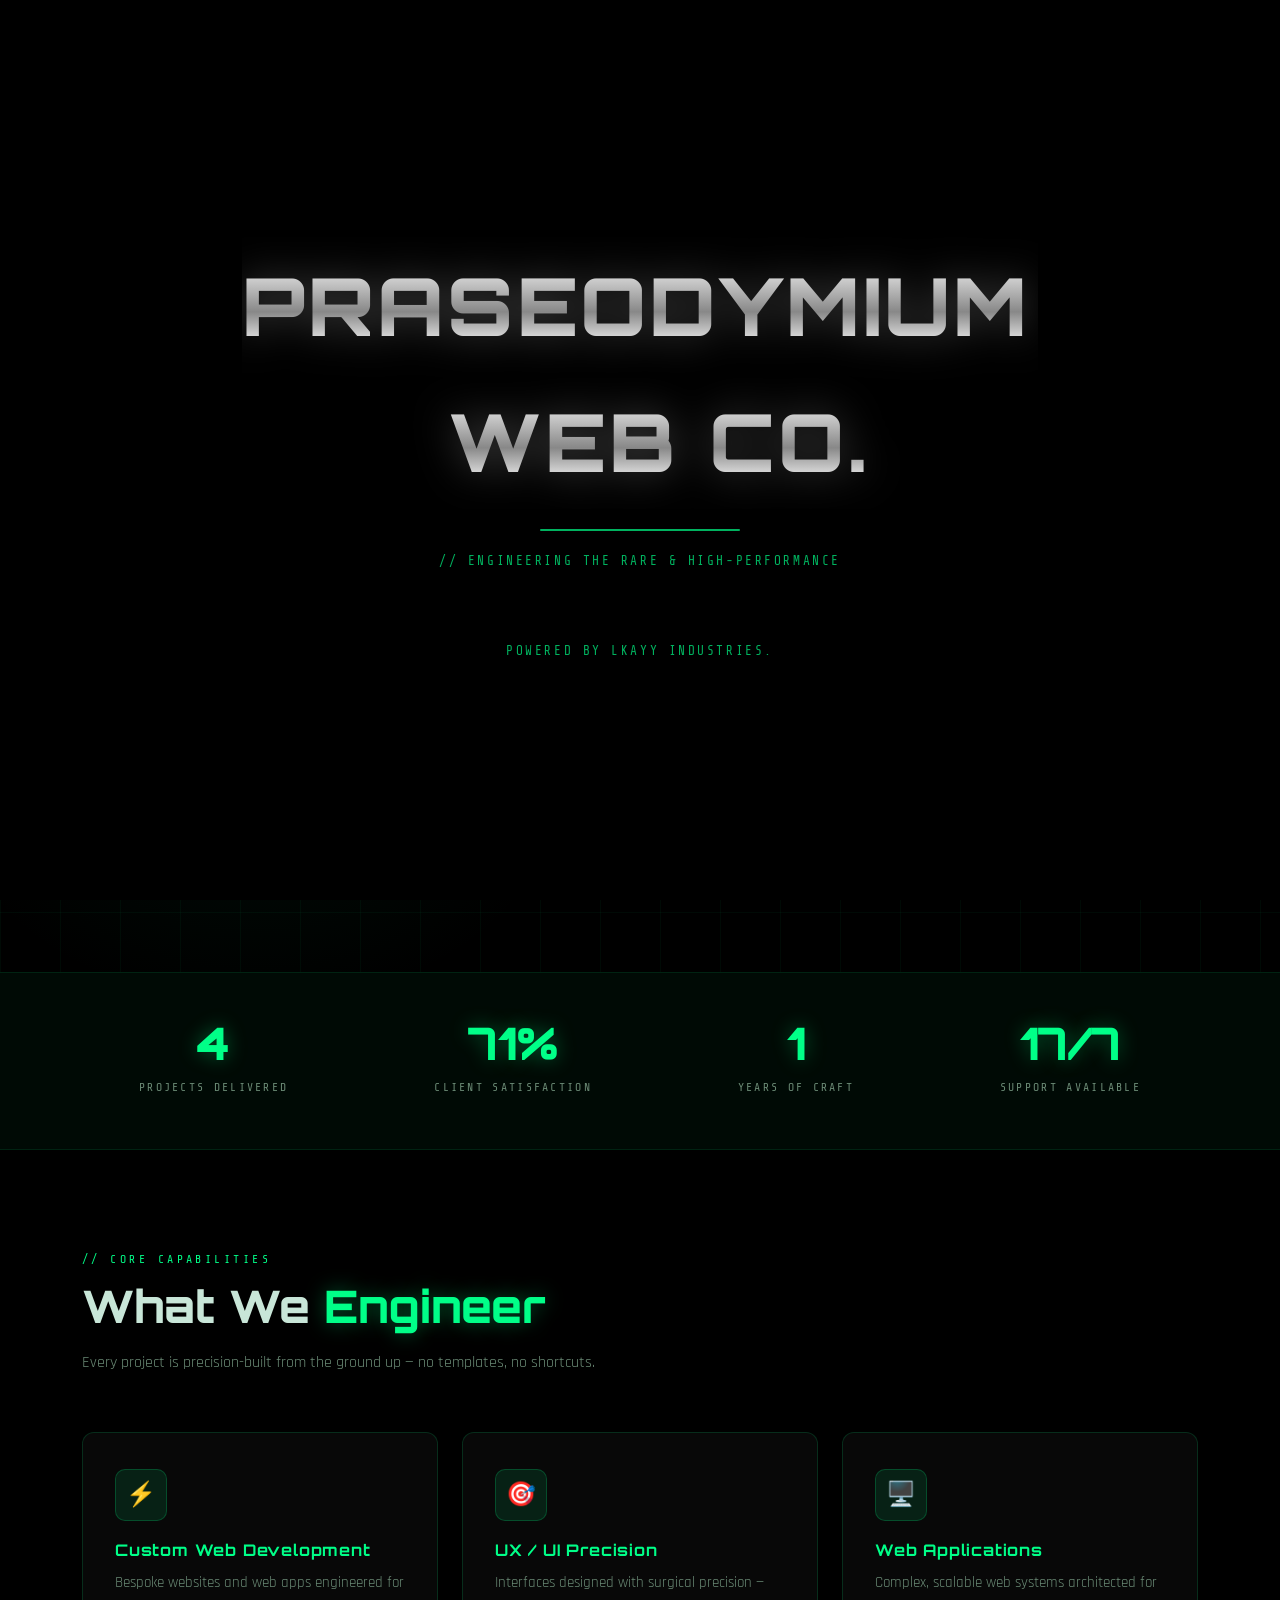
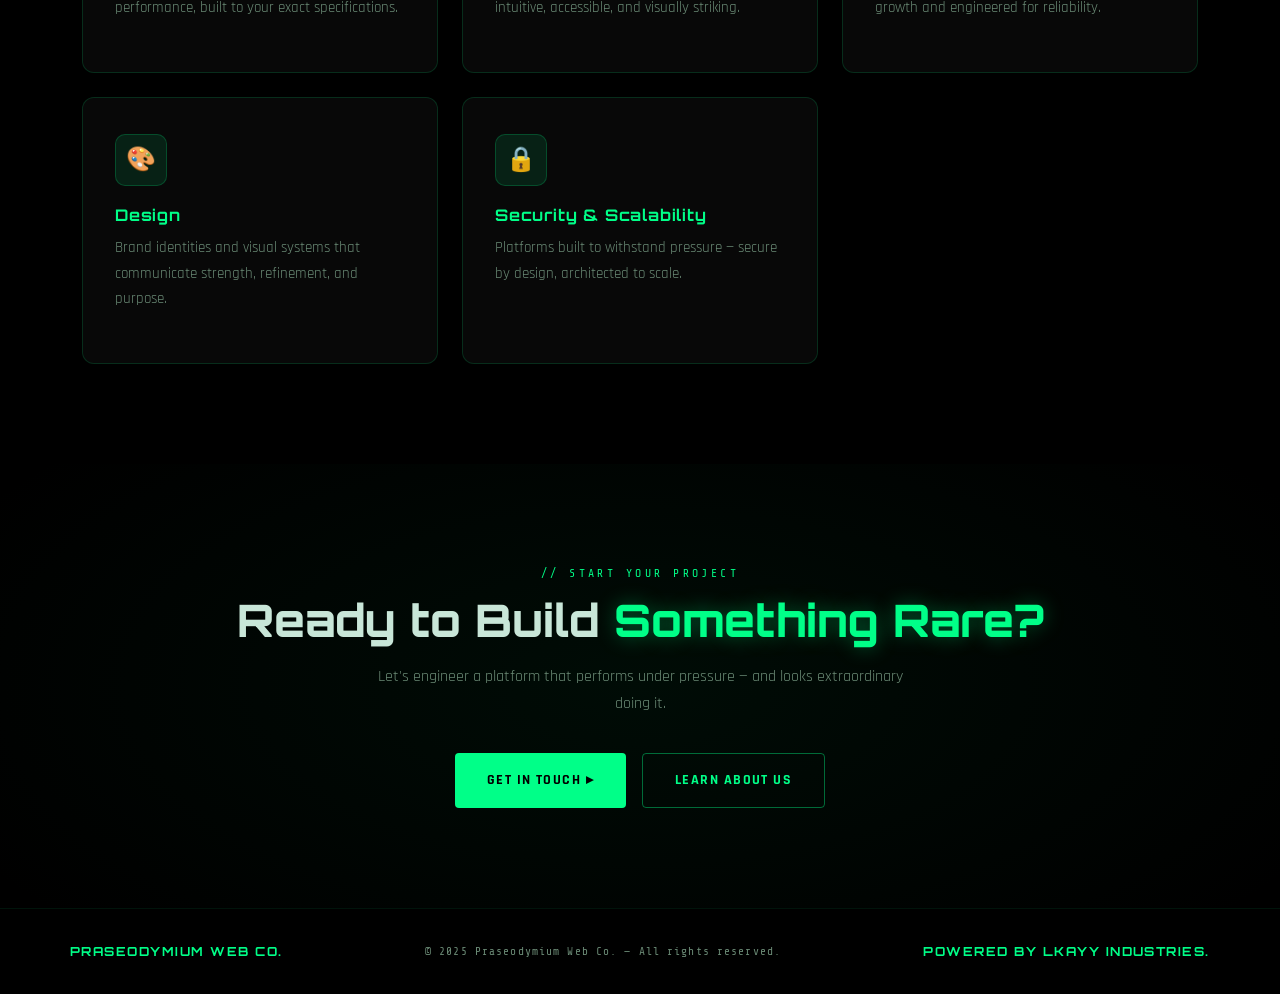
<file: index.html>
<!DOCTYPE html>
<html lang="en">
<head>
  <meta charset="UTF-8">
  <meta name="viewport" content="width=device-width, initial-scale=1">
  <link href="https://cdn.jsdelivr.net/npm/bootstrap@5.3.3/dist/css/bootstrap.min.css" rel="stylesheet">
  <title>Praseodymium Web Co.</title>
  <link rel="stylesheet" href="css/style.css">
</head>
<body>

<!-- ============================================================
     INTRO DOOR
     ============================================================ -->
<div id="intro-screen">
  <div class="intro-door" id="intro-door">
    <div class="door-left">Praseodymium</div>
    <div class="door-right">&nbsp;Web Co.</div>
  </div>
  <div class="intro-bar"><div class="intro-bar-fill"></div></div>
  <div class="intro-tagline">// Engineering the rare &amp; high-performance</div><br>
   <div class="intro-tagline">POWERED BY LKAYY INDUSTRIES.</div>
</div>

<!-- ============================================================
     NAVBAR
     ============================================================ -->
<nav class="navbar">
  <a class="nav-logo" href="index.html">
    <img src="assets/logo.png" alt="Praseodymium Web Co. Logo">
    <div class="nav-logo-text">
      Praseodymium
      <span>Web Co.</span>
    </div>
  </a>
  <button class="nav-toggle" aria-label="Toggle menu">
    <span></span><span></span><span></span>
  </button>
  <ul class="nav-links">
    <li><a href="index.html">Home</a></li>
    <li><a href="about.html">About</a></li>
    <li><a href="services.html">Services</a></li>
    <li><a href="portfolio.html">Portfolio</a></li>
    <li><a href="contact.html" class="nav-cta">Contact</a></li>
  </ul>
</nav>

<!-- ============================================================
     HERO
     ============================================================ -->
<div class="page-content">
  <section class="hero">
    <div class="hero-bg"></div>
    <div class="hero-grid"></div>

    <div class="hero-content">
      <div class="hero-label">// Digital Engineering Studio</div>
      <h1>
        <span class="line-green">We Build</span><br>
        <span class="line-blue" data-typing="Precision Systems.|Web Applications.|Digital Platforms.|Scalable Solutions.">Precision Systems.</span><br>
        Not Websites.
      </h1>
      <p class="hero-desc">
        Praseodymium Web Co. engineers rare, high-performance digital experiences—
        optimised for speed, scalability, security, and long-term growth.
      </p>
      <div class="hero-btns">
        <a href="services.html" class="btn-primary">Our Services ▸</a>
        <a href="portfolio.html" class="btn-outline">View Portfolio</a>
      </div>
    </div>

    <div class="hero-visual">
      <div class="hero-orb"></div>
    </div>
  </section>

  <!-- ── STAT STRIP ── -->
  <div class="stat-strip">
    <div class="container">
      <div class="stat-item">
        <span class="stat-num" data-target="6"></span>
        <span class="stat-label">Projects Delivered</span>
      </div>
      <div class="stat-item">
        <span class="stat-num" data-target="100" data-suffix="%">0%</span>
        <span class="stat-label">Client Satisfaction</span>
      </div>
      <div class="stat-item">
        <span class="stat-num" data-target="2">0</span>
        <span class="stat-label">Years of Craft</span>
      </div>
      <div class="stat-item">
        <span class="stat-num" data-target="24" data-suffix="/7">0/7</span>
        <span class="stat-label">Support Available</span>
      </div>
    </div>
  </div>

  <!-- ── WHAT WE DO ── -->
  <section>
    <div class="container">
      <div class="reveal">
        <div class="section-label">// Core Capabilities</div>
        <h2 class="section-title">What We <span class="hl-green">Engineer</span></h2>
        <p class="section-sub">Every project is precision-built from the ground up — no templates, no shortcuts.</p>
      </div>
      <div class="grid-3 reveal-stagger">
        <div class="card">
          <div class="card-icon">⚡</div>
          <h3>Custom Web Development</h3>
          <p>Bespoke websites and web apps engineered for performance, built to your exact specifications.</p>
        </div>
        <div class="card">
          <div class="card-icon">🎯</div>
          <h3>UX / UI Precision</h3>
          <p>Interfaces designed with surgical precision — intuitive, accessible, and visually striking.</p>
        </div>
        <div class="card">
          <div class="card-icon">🖥️</div>
          <h3>Web Applications</h3>
          <p>Complex, scalable web systems architected for growth and engineered for reliability.</p>
        </div>
        <div class="card">
          <div class="card-icon">🎨</div>
          <h3>Design</h3>
          <p>Brand identities and visual systems that communicate strength, refinement, and purpose.</p>
        </div>
        <!--<div class="card">
          <div class="card-icon">🚀</div>
          <h3>Performance Optimisation</h3>
          <p>Speed, Core Web Vitals, and SEO baked in from day one — not bolted on after launch.</p>
        </div> -->
        <div class="card">
          <div class="card-icon">🔒</div>
          <h3>Security & Scalability</h3>
          <p>Platforms built to withstand pressure — secure by design, architected to scale.</p>
        </div>
      </div>
    </div>
  </section>

  <!-- ── CTA ── -->
  <section style="text-align:center; background: radial-gradient(ellipse 60% 80% at 50% 50%, rgba(0,80,40,0.15), transparent);">
    <div class="container reveal">
      <div class="section-label">// Start Your Project</div>
      <h2 class="section-title">Ready to Build <span class="hl-green">Something Rare?</span></h2>
      <p class="section-sub" style="margin:0 auto 36px; text-align:center;">
        Let's engineer a platform that performs under pressure — and looks extraordinary doing it.
      </p>
      <div style="display:flex; gap:16px; justify-content:center; flex-wrap:wrap;">
        <a href="contact.html" class="btn-primary">Get In Touch ▸</a>
        <a href="about.html" class="btn-outline">Learn About Us</a>
      </div>
    </div>
  </section>
</div>

<!-- ============================================================
     FOOTER
     ============================================================ -->
<footer>
  <div class="footer-inner">
    <div class="footer-logo">PRASEODYMIUM WEB CO.</div>
    <div class="footer-copy">© 2025 Praseodymium Web Co. — All rights reserved.</div>
    <div class="footer-logo">POWERED BY LKAYY INDUSTRIES.</div>
  </div>
</footer>

<script src="js/main.js"></script>
</body>
</html>
</file>
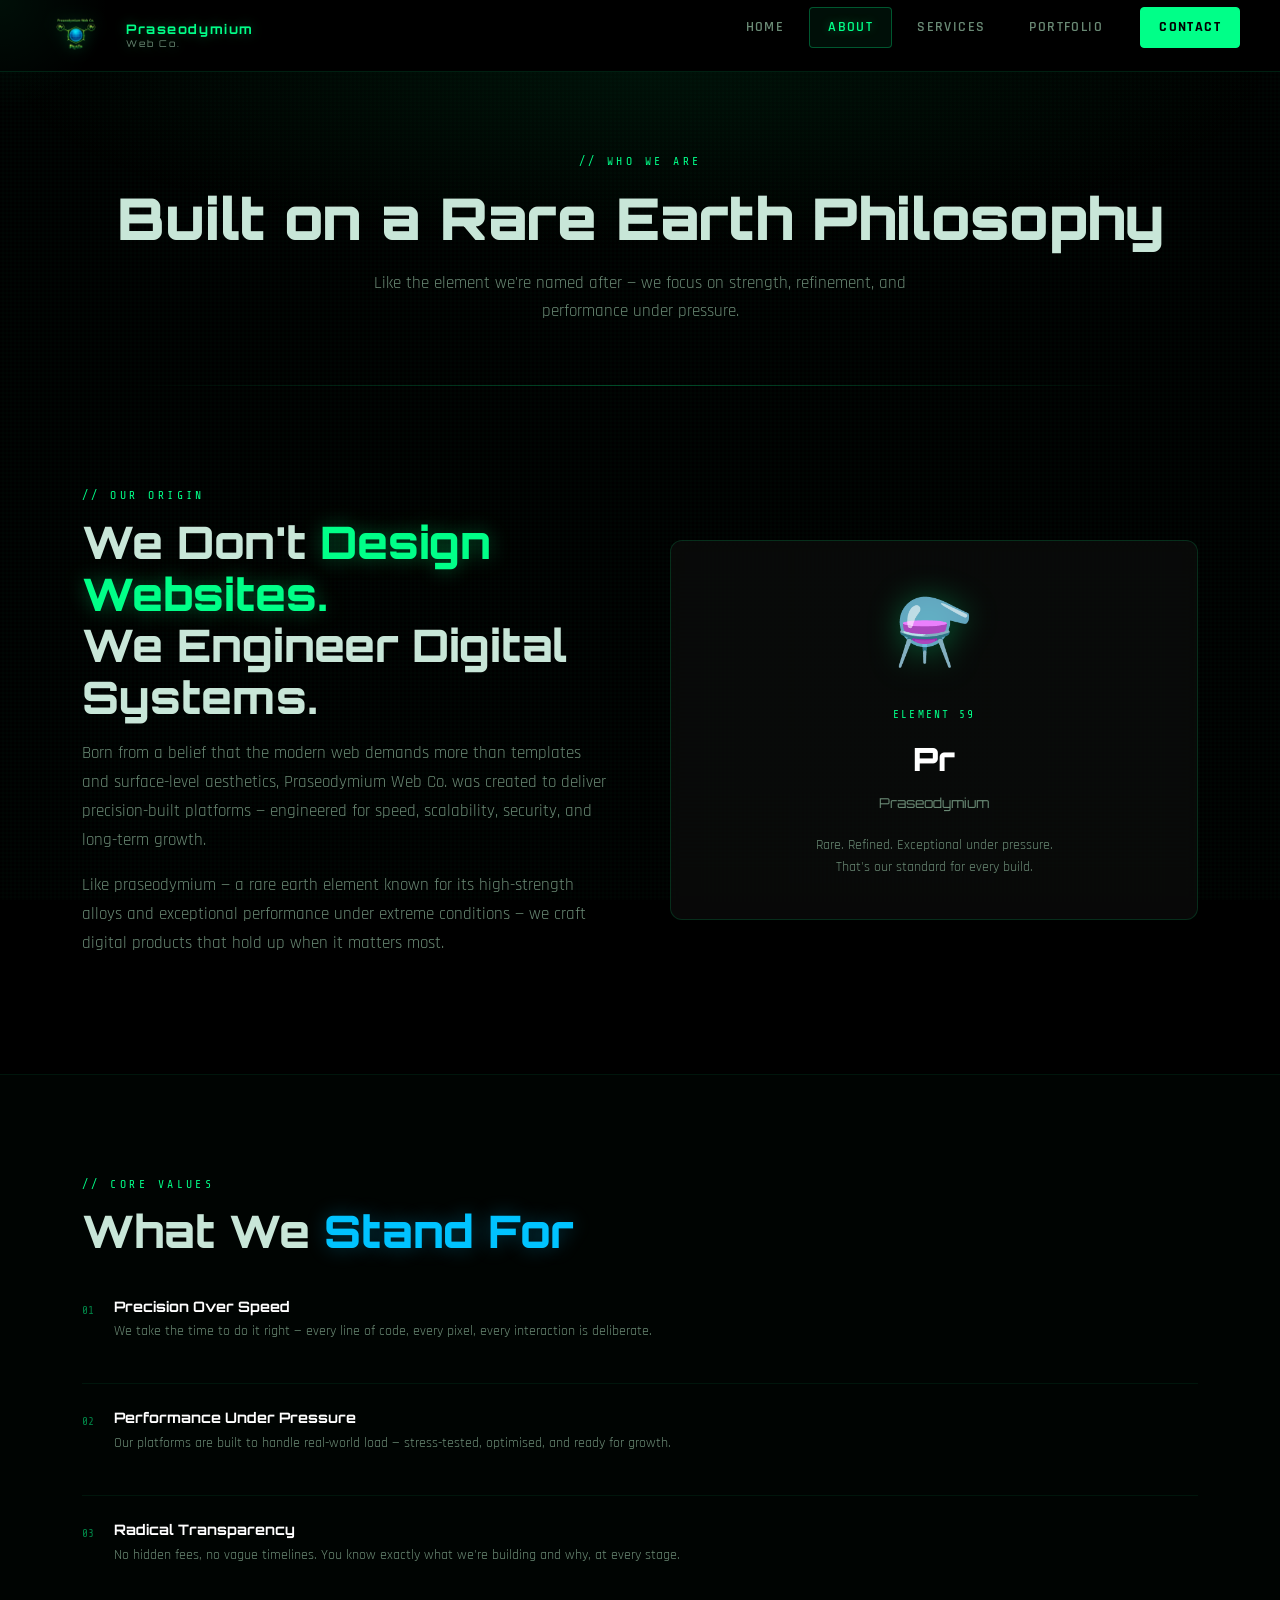
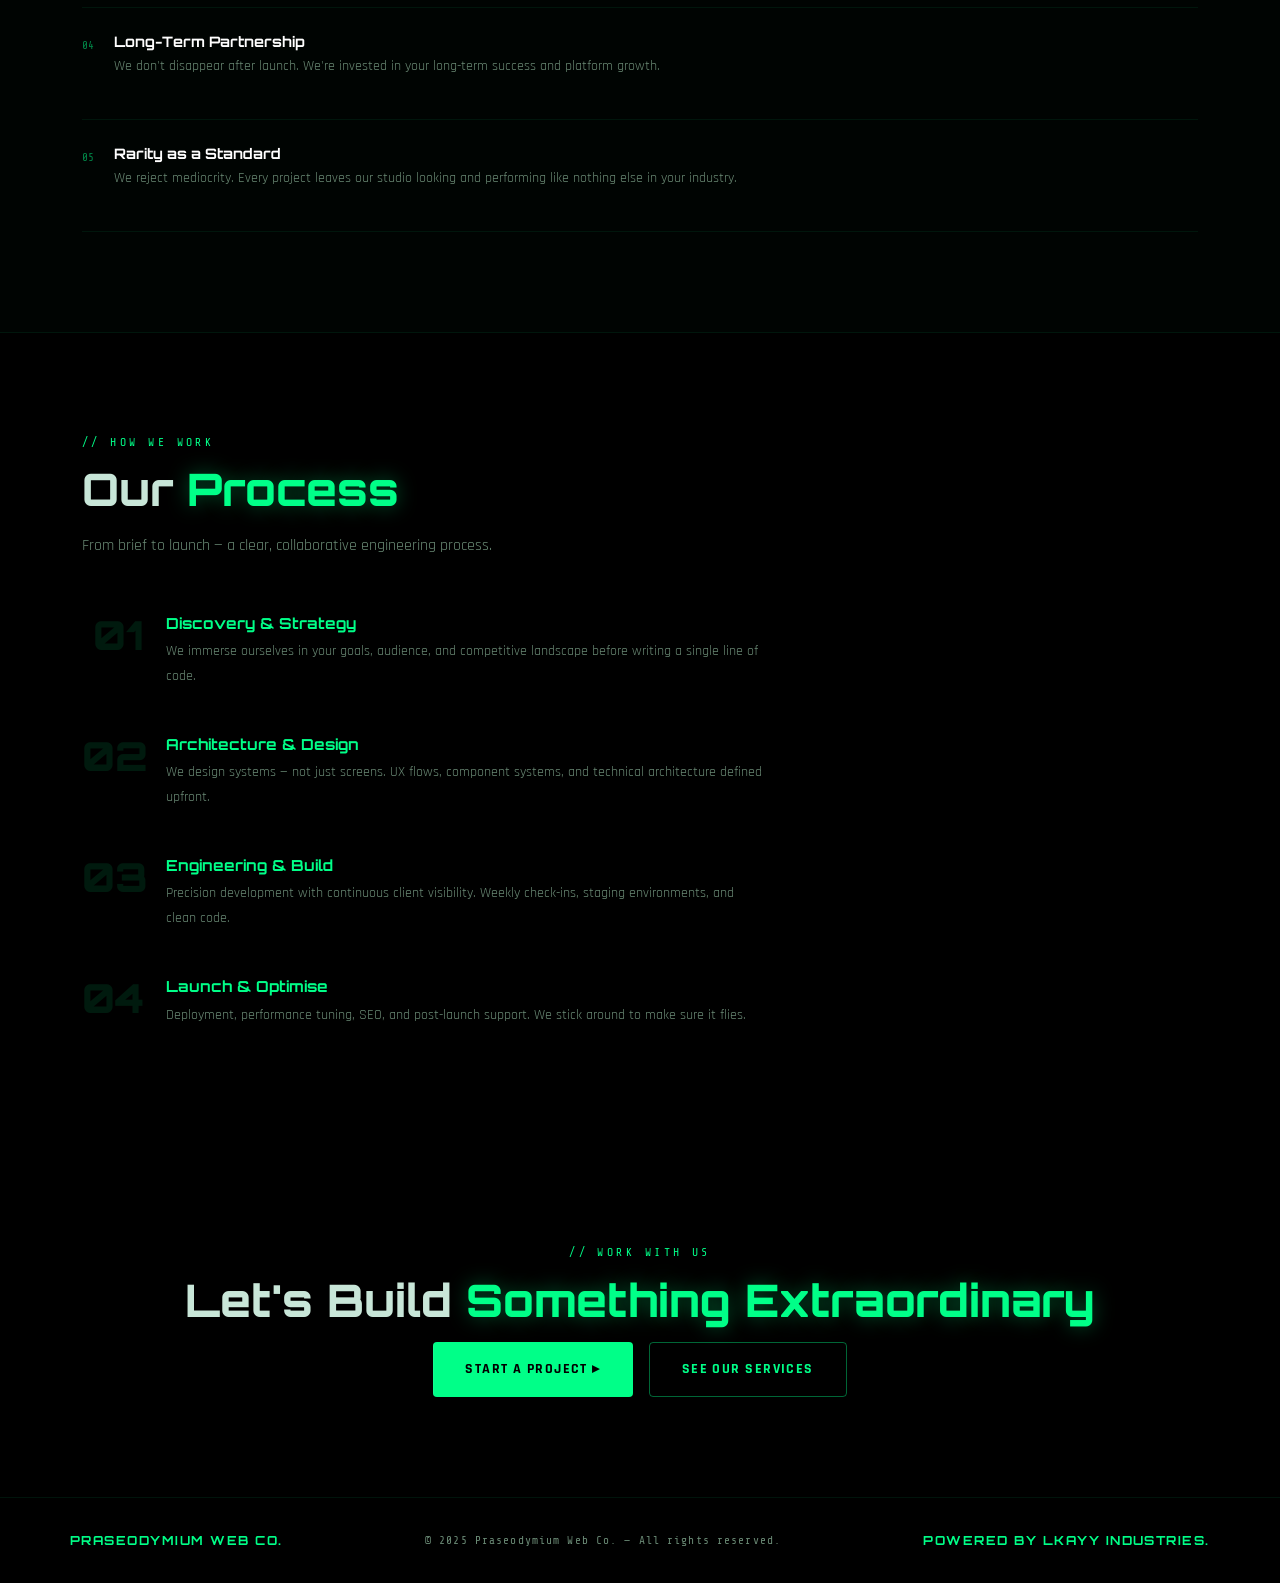
<file: about.html>
<!DOCTYPE html>
<html lang="en">
<head>
  <meta charset="UTF-8">
  <meta name="viewport" content="width=device-width, initial-scale=1">
  <link href="https://cdn.jsdelivr.net/npm/bootstrap@5.3.3/dist/css/bootstrap.min.css" rel="stylesheet">
  <title>About — Praseodymium Web Co.</title>
  <link rel="stylesheet" href="css/style.css">
  
</head>
<body>

<!-- NAVBAR -->
<nav class="navbar">
  <a class="nav-logo" href="index.html">
    <img src="assets/logo.png" alt="Praseodymium Web Co. Logo">
    <div class="nav-logo-text">
      Praseodymium
      <span>Web Co.</span>
    </div>
  </a>
  <button class="nav-toggle" aria-label="Toggle menu">
    <span></span><span></span><span></span>
  </button>
  <ul class="nav-links">
    <li><a href="index.html">Home</a></li>
    <li><a href="about.html">About</a></li>
    <li><a href="services.html">Services</a></li>
    <li><a href="portfolio.html">Portfolio</a></li>
    <li><a href="contact.html" class="nav-cta">Contact</a></li>
  </ul>
</nav>

<div class="page-content">

  <!-- PAGE HERO -->
  <div class="page-hero">
    <div class="section-label">// Who We Are</div>
    <h1>Built on a <span class="hl-green">Rare Earth</span> Philosophy</h1>
    <p>Like the element we're named after — we focus on strength, refinement, and performance under pressure.</p>
  </div>

  <!-- ORIGIN -->
  <section>
    <div class="container">
      <div style="display:grid; grid-template-columns:1fr 1fr; gap:60px; align-items:center;" class="reveal">
        <div>
          <div class="section-label">// Our Origin</div>
          <h2 class="section-title">We Don't <span class="hl-green">Design Websites.</span><br>We Engineer Digital Systems.</h2>
          <p style="color:var(--text-dim); margin-bottom:16px;">
            Born from a belief that the modern web demands more than templates and surface-level aesthetics,
            Praseodymium Web Co. was created to deliver precision-built platforms — engineered for speed,
            scalability, security, and long-term growth.
          </p>
          <p style="color:var(--text-dim);">
            Like praseodymium — a rare earth element known for its high-strength alloys and exceptional
            performance under extreme conditions — we craft digital products that hold up when it matters most.
          </p>
        </div>
        <div>
          <div class="card" style="padding:40px; text-align:center;">
            <div style="font-size:4rem; margin-bottom:16px; filter:drop-shadow(0 0 16px var(--green-glow));">⚗️</div>
            <div style="font-family:var(--font-mono); font-size:0.7rem; color:var(--green); letter-spacing:0.2em; margin-bottom:8px;">ELEMENT 59</div>
            <div style="font-family:var(--font-head); font-size:2rem; font-weight:900; color:#fff; margin-bottom:4px;">Pr</div>
            <div style="font-family:var(--font-head); font-size:0.85rem; color:var(--text-dim);">Praseodymium</div>
            <div style="margin-top:20px; font-size:0.88rem; color:var(--text-dim); line-height:1.6;">
              Rare. Refined. Exceptional under pressure.<br>
              That's our standard for every build.
            </div>
          </div>
        </div>
      </div>
    </div>
  </section>

  <!-- VALUES -->
  <section style="background: rgba(0,255,136,0.015); border-top:1px solid rgba(0,255,136,0.07); border-bottom:1px solid rgba(0,255,136,0.07);">
    <div class="container">
      <div class="reveal">
        <div class="section-label">// Core Values</div>
        <h2 class="section-title">What We <span class="hl-blue">Stand For</span></h2>
      </div>
      <div class="values-list reveal">
        <div class="value-row">
          <span class="value-num">01</span>
          <div>
            <h4>Precision Over Speed</h4>
            <p>We take the time to do it right — every line of code, every pixel, every interaction is deliberate.</p>
          </div>
        </div>
        <div class="value-row">
          <span class="value-num">02</span>
          <div>
            <h4>Performance Under Pressure</h4>
            <p>Our platforms are built to handle real-world load — stress-tested, optimised, and ready for growth.</p>
          </div>
        </div>
        <div class="value-row">
          <span class="value-num">03</span>
          <div>
            <h4>Radical Transparency</h4>
            <p>No hidden fees, no vague timelines. You know exactly what we're building and why, at every stage.</p>
          </div>
        </div>
        <div class="value-row">
          <span class="value-num">04</span>
          <div>
            <h4>Long-Term Partnership</h4>
            <p>We don't disappear after launch. We're invested in your long-term success and platform growth.</p>
          </div>
        </div>
        <div class="value-row">
          <span class="value-num">05</span>
          <div>
            <h4>Rarity as a Standard</h4>
            <p>We reject mediocrity. Every project leaves our studio looking and performing like nothing else in your industry.</p>
          </div>
        </div>
      </div>
    </div>
  </section>

  <!-- PROCESS -->
  <section>
    <div class="container">
      <div class="reveal">
        <div class="section-label">// How We Work</div>
        <h2 class="section-title">Our <span class="hl-green">Process</span></h2>
        <p class="section-sub">From brief to launch — a clear, collaborative engineering process.</p>
      </div>
      <div style="display:flex; flex-direction:column; gap:32px; max-width:680px;" class="reveal">
        <div class="process-step">
          <div class="step-num">01</div>
          <div class="step-content">
            <h4>Discovery &amp; Strategy</h4>
            <p>We immerse ourselves in your goals, audience, and competitive landscape before writing a single line of code.</p>
          </div>
        </div>
        <div class="process-step">
          <div class="step-num">02</div>
          <div class="step-content">
            <h4>Architecture &amp; Design</h4>
            <p>We design systems — not just screens. UX flows, component systems, and technical architecture defined upfront.</p>
          </div>
        </div>
        <div class="process-step">
          <div class="step-num">03</div>
          <div class="step-content">
            <h4>Engineering &amp; Build</h4>
            <p>Precision development with continuous client visibility. Weekly check-ins, staging environments, and clean code.</p>
          </div>
        </div>
        <div class="process-step">
          <div class="step-num">04</div>
          <div class="step-content">
            <h4>Launch &amp; Optimise</h4>
            <p>Deployment, performance tuning, SEO, and post-launch support. We stick around to make sure it flies.</p>
          </div>
        </div>
      </div>
    </div>
  </section>

  <!-- CTA -->
  <section style="text-align:center;">
    <div class="container reveal">
      <div class="section-label">// Work With Us</div>
      <h2 class="section-title">Let's Build <span class="hl-green">Something Extraordinary</span></h2>
      <div style="display:flex; gap:16px; justify-content:center; flex-wrap:wrap; margin-top:8px;">
        <a href="contact.html" class="btn-primary">Start a Project ▸</a>
        <a href="services.html" class="btn-outline">See Our Services</a>
      </div>
    </div>
  </section>

</div>

<footer>
  <div class="footer-inner">
    <div class="footer-logo">PRASEODYMIUM WEB CO.</div>
    <div class="footer-copy">© 2025 Praseodymium Web Co. — All rights reserved.</div>
    <div class="footer-logo">POWERED BY LKAYY INDUSTRIES.</div>
  </div>
</footer>

<script src="js/main.js"></script>
</body>
</html>
</file>
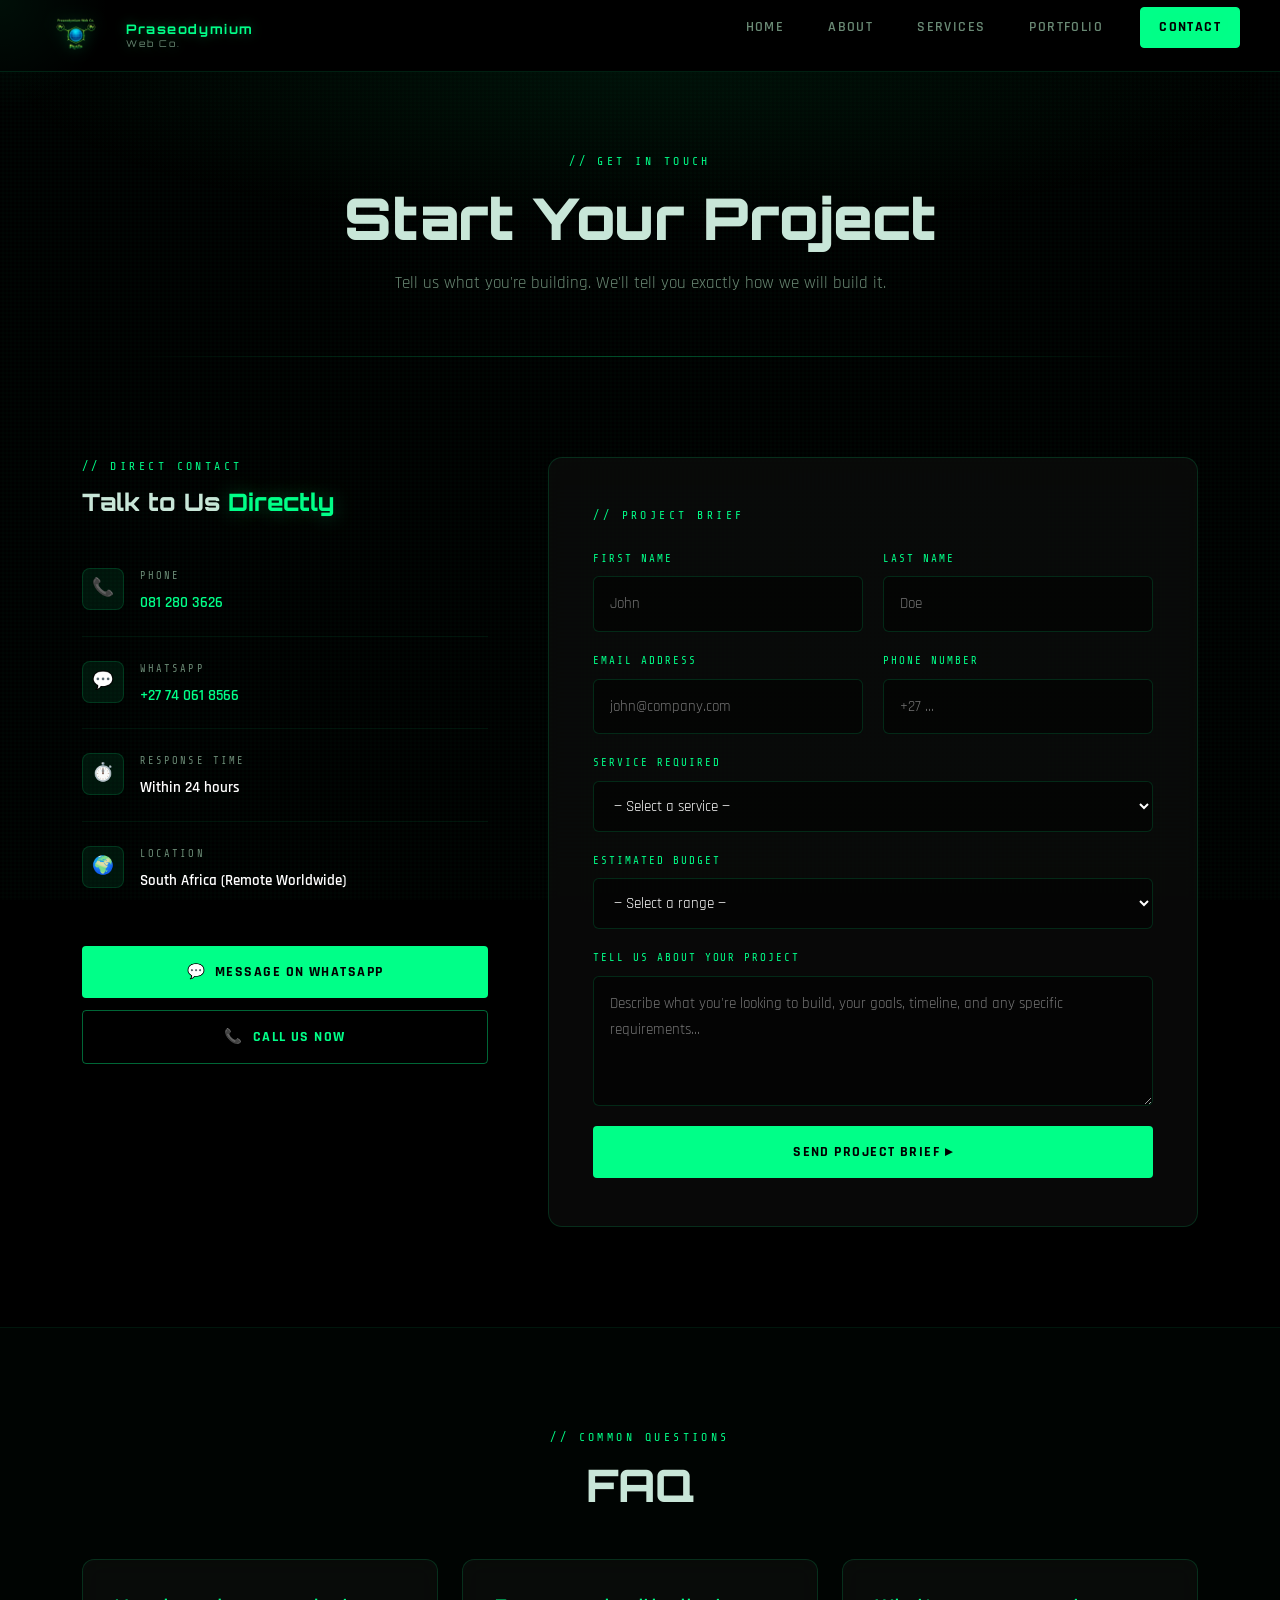
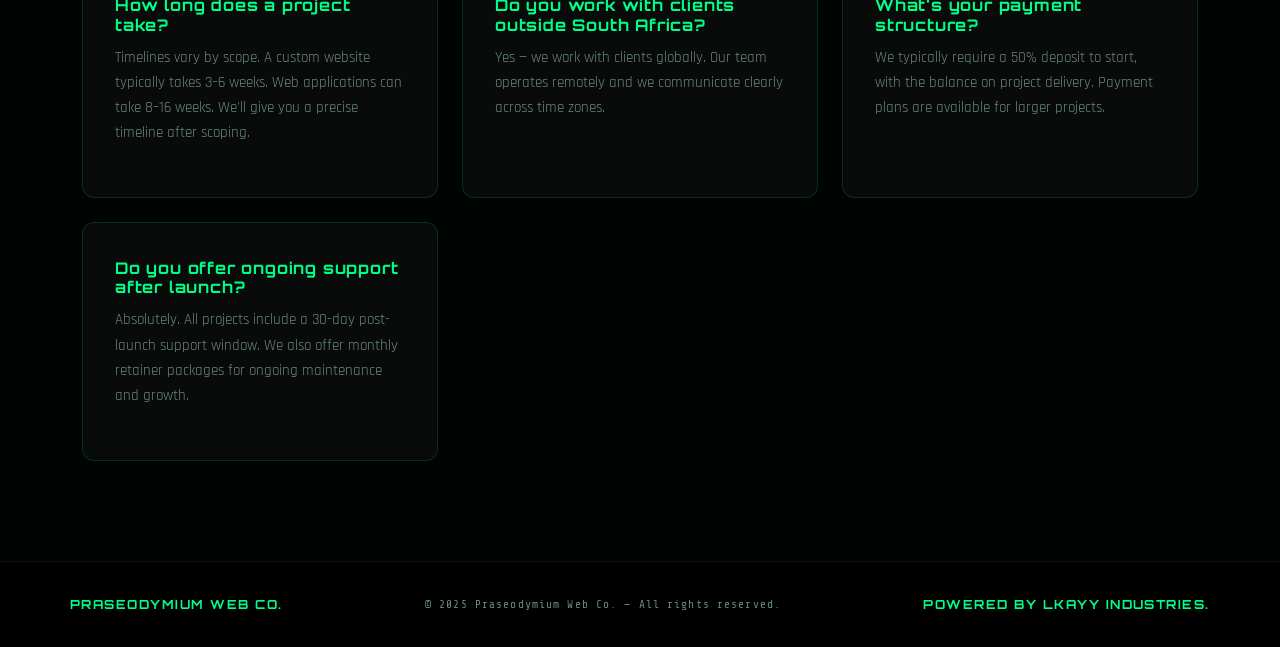
<file: contact.html>
<!DOCTYPE html>
<html lang="en">
<head>
  <meta charset="UTF-8">
  <meta name="viewport" content="width=device-width, initial-scale=1">
  <link href="https://cdn.jsdelivr.net/npm/bootstrap@5.3.3/dist/css/bootstrap.min.css" rel="stylesheet">
  <title>Contact — Praseodymium Web Co.</title>
  <link rel="stylesheet" href="css/style.css">
  <style>
    /* Contact form */
    .contact-form {
      background: var(--card-bg);
      border: 1px solid var(--card-border);
      border-radius: 14px;
      padding: 48px 44px;
      backdrop-filter: blur(12px);
    }

    .form-row {
      display: grid;
      grid-template-columns: 1fr 1fr;
      gap: 20px;
    }

    .form-group {
      display: flex;
      flex-direction: column;
      gap: 8px;
      margin-bottom: 20px;
    }

    .form-group.full { grid-column: span 2; }

    label {
      font-family: var(--font-mono);
      font-size: 0.68rem;
      color: var(--green);
      letter-spacing: 0.18em;
      text-transform: uppercase;
    }

    input, textarea, select {
      background: rgba(0,0,0,0.5);
      border: 1px solid rgba(0,255,136,0.15);
      border-radius: 6px;
      padding: 14px 16px;
      color: #fff;
      font-family: var(--font-body);
      font-size: 0.95rem;
      width: 100%;
      transition: border-color 0.25s ease, box-shadow 0.25s ease;
      outline: none;
    }

    input:focus, textarea:focus, select:focus {
      border-color: rgba(0,255,136,0.5);
      box-shadow: 0 0 0 3px rgba(0,255,136,0.07);
    }

    textarea { resize: vertical; min-height: 130px; }

    select option { background: #0a1510; }

    .form-submit {
      margin-top: 8px;
    }

    /* Success state */
    .form-success {
      display: none;
      text-align: center;
      padding: 40px;
    }

    .form-success .icon { font-size: 3rem; margin-bottom: 16px; }
    .form-success h3 {
      font-family: var(--font-head);
      color: var(--green);
      font-size: 1.2rem;
      margin-bottom: 8px;
    }
    .form-success p { color: var(--text-dim); }

    /* Map / location info */
    .info-item {
      display: flex;
      align-items: flex-start;
      gap: 16px;
      padding: 20px 0;
      border-bottom: 1px solid rgba(0,255,136,0.07);
    }

    .info-icon {
      width: 42px;
      height: 42px;
      border-radius: 8px;
      background: rgba(0,255,136,0.08);
      border: 1px solid rgba(0,255,136,0.15);
      display: flex;
      align-items: center;
      justify-content: center;
      font-size: 1.1rem;
      flex-shrink: 0;
    }

    .info-label {
      font-family: var(--font-mono);
      font-size: 0.65rem;
      color: var(--text-dim);
      letter-spacing: 0.2em;
      text-transform: uppercase;
      margin-bottom: 4px;
    }

    .info-val {
      font-family: var(--font-body);
      font-weight: 600;
      font-size: 0.95rem;
      color: #fff;
    }

    .info-val a {
      color: var(--green);
      text-decoration: none;
    }

    .info-val a:hover { text-decoration: underline; }

    @media (max-width: 640px) {
      .form-row { grid-template-columns: 1fr; }
      .form-group.full { grid-column: span 1; }
      .contact-form { padding: 28px 20px; }
    }
  </style>
</head>
<body>

<!-- NAVBAR -->
<nav class="navbar">
  <a class="nav-logo" href="index.html">
    <img src="assets/logo.png" alt="Praseodymium Web Co. Logo">
    <div class="nav-logo-text">
      Praseodymium
      <span>Web Co.</span>
    </div>
  </a>
  <button class="nav-toggle" aria-label="Toggle menu">
    <span></span><span></span><span></span>
  </button>
  <ul class="nav-links">
    <li><a href="index.html">Home</a></li>
    <li><a href="about.html">About</a></li>
    <li><a href="services.html">Services</a></li>
    <li><a href="portfolio.html">Portfolio</a></li>
    <li><a href="contact.html" class="nav-cta">Contact</a></li>
  </ul>
</nav>

<div class="page-content">

  <!-- PAGE HERO -->
  <div class="page-hero">
    <div class="section-label">// Get In Touch</div>
    <h1>Start Your <span class="hl-green">Project</span></h1>
    <p>Tell us what you're building. We'll tell you exactly how we will build it.</p>
  </div>

  <section>
    <div class="container">
      <div style="display:grid; grid-template-columns:1fr 1.6fr; gap:60px; align-items:start;">

        <!-- Left: Info -->
        <div class="reveal">
          <div class="section-label">// Direct Contact</div>
          <h2 class="section-title" style="font-size:1.5rem;">Talk to Us <span class="hl-green">Directly</span></h2>

          <div style="margin-top:32px; display:flex; flex-direction:column; gap:4px;">

            <div class="info-item">
              <div class="info-icon">📞</div>
              <div>
                <div class="info-label">Phone</div>
                <div class="info-val"><a href="tel:0812803626">081 280 3626</a></div>
              </div>
            </div>

            <div class="info-item">
              <div class="info-icon">💬</div>
              <div>
                <div class="info-label">WhatsApp</div>
                <div class="info-val"><a href="https://wa.me/27740618566" target="_blank">+27 74 061 8566</a></div>
              </div>
            </div>

            <div class="info-item">
              <div class="info-icon">⏱️</div>
              <div>
                <div class="info-label">Response Time</div>
                <div class="info-val">Within 24 hours</div>
              </div>
            </div>

            <div class="info-item" style="border:none;">
              <div class="info-icon">🌍</div>
              <div>
                <div class="info-label">Location</div>
                <div class="info-val">South Africa (Remote Worldwide)</div>
              </div>
            </div>
          </div>

          <!-- WhatsApp CTA -->
          <div style="margin-top:32px;">
            <a href="https://wa.me/27740618566?text=Hi!%20I'd%20like%20to%20discuss%20a%20project%20with%20Praseodymium%20Web%20Co."
               target="_blank" class="btn-primary" style="width:100%; justify-content:center;">
              💬 &nbsp;Message on WhatsApp
            </a>
          </div>
          <div style="margin-top:12px;">
            <a href="tel:0812803626" class="btn-outline" style="width:100%; justify-content:center;">
              📞 &nbsp;Call Us Now
            </a>
          </div>
        </div>

        <!-- Right: Form -->
        <div class="reveal">
          <div class="contact-form">
            <div id="formArea">
              <div class="section-label" style="margin-bottom:24px;">// Project Brief</div>

              <div class="form-row">
                <div class="form-group">
                  <label for="fname">First Name</label>
                  <input type="text" id="fname" placeholder="John">
                </div>
                <div class="form-group">
                  <label for="lname">Last Name</label>
                  <input type="text" id="lname" placeholder="Doe">
                </div>
              </div>

              <div class="form-row">
                <div class="form-group">
                  <label for="email">Email Address</label>
                  <input type="email" id="email" placeholder="john@company.com">
                </div>
                <div class="form-group">
                  <label for="phone">Phone Number</label>
                  <input type="tel" id="phone" placeholder="+27 ...">
                </div>
              </div>

              <div class="form-group">
                <label for="service">Service Required</label>
                <select id="service">
                  <option value="">— Select a service —</option>
                  <option value="web">Custom Website Development</option>
                  <option value="app">Web Application</option>
                  <option value="ux">UX / UI Design</option>
                <option value="brand">Presentation Design</option> 
               <!--   <option value="seo">Performance &amp; SEO</option> -->
                  <option value="support">Maintenance &amp; Support</option>
                  <option value="other">Other / Not Sure Yet</option>
                </select>
              </div>

              <div class="form-group">
                <label for="budget">Estimated Budget</label>
                <select id="budget">
                  <option value="">— Select a range —</option>
                  <option>Under R5,000</option>
                  <option>R5,000 – R15,000</option>
                  <option>R15,000 – R40,000</option>
                  <option>R40,000 – R100,000</option>
                  <option>R100,000+</option>
                  <option>Let's discuss</option>
                </select>
              </div>

              <div class="form-group">
                <label for="message">Tell Us About Your Project</label>
                <textarea id="message" placeholder="Describe what you're looking to build, your goals, timeline, and any specific requirements..."></textarea>
              </div>

              <div class="form-submit">
                <button class="btn-primary" id="submitBtn" onclick="handleSubmit()" style="width:100%; justify-content:center;">
                  Send Project Brief ▸
                </button>
              </div>
            </div>

            <!-- Success -->
            <div class="form-success" id="formSuccess">
              <div class="icon">✅</div>
              <h3>Brief Received!</h3>
              <p>Thank you for reaching out. We'll review your project details and get back to you within 24 hours.</p>
            </div>
          </div>
        </div>

      </div>
    </div>
  </section>

  <!-- FAQ -->
  <section style="background: rgba(0,255,136,0.015); border-top:1px solid rgba(0,255,136,0.07);">
    <div class="container">
      <div class="reveal" style="text-align:center; margin-bottom:48px;">
        <div class="section-label">// Common Questions</div>
        <h2 class="section-title">FAQ</h2>
      </div>
      <div class="grid-2 reveal-stagger">
        <div class="card">
          <h3>How long does a project take?</h3>
          <p>Timelines vary by scope. A custom website typically takes 3–6 weeks. Web applications can take 8–16 weeks. We'll give you a precise timeline after scoping.</p>
        </div>
        <div class="card">
          <h3>Do you work with clients outside South Africa?</h3>
          <p>Yes — we work with clients globally. Our team operates remotely and we communicate clearly across time zones.</p>
        </div>
        <div class="card">
          <h3>What's your payment structure?</h3>
          <p>We typically require a 50% deposit to start, with the balance on project delivery. Payment plans are available for larger projects.</p>
        </div>
        <div class="card">
          <h3>Do you offer ongoing support after launch?</h3>
          <p>Absolutely. All projects include a 30-day post-launch support window. We also offer monthly retainer packages for ongoing maintenance and growth.</p>
        </div>
      </div>
    </div>
  </section>

</div>

<footer>
  <div class="footer-inner">
    <div class="footer-logo">PRASEODYMIUM WEB CO.</div>
    <div class="footer-copy">© 2025 Praseodymium Web Co. — All rights reserved.</div>
    <div class="footer-logo">POWERED BY LKAYY INDUSTRIES.</div>
  </div>
</footer>

<script src="js/main.js"></script>
<script>
function handleSubmit() {
  // Required fields
  const required = ['fname', 'lname', 'email', 'message'];
  const missing = required.filter(id => !document.getElementById(id).value.trim());

  if (missing.length) {
    missing.forEach(id => {
      const el = document.getElementById(id);
      el.style.borderColor = 'rgba(255,80,80,0.6)';
      setTimeout(() => el.style.borderColor = '', 2000);
    });
    return;
  }

  // Collect values
  const fname = document.getElementById("fname").value;
  const lname = document.getElementById("lname").value;
  const email = document.getElementById("email").value;
  const phone = document.getElementById("phone").value;
  const service = document.getElementById("service").value;
  const budget = document.getElementById("budget").value;
  const message = document.getElementById("message").value;

  // Build email
  const subject = "New Project Brief — Praseodymium Web Co.";

  const body = `
First Name: ${fname}
Last Name: ${lname}
Email: ${email}
Phone: ${phone}

Service: ${service}
Budget: ${budget}

Project Details:
${message}
  `;

  const mailtoLink = `mailto:lkayyindustries@gmail.com?subject=${encodeURIComponent(subject)}&body=${encodeURIComponent(body)}`;

  // Open email client
  window.location.href = mailtoLink;

  // Show success UI after slight delay (feels smoother)
  setTimeout(() => {
    document.getElementById('formArea').style.display = 'none';
    document.getElementById('formSuccess').style.display = 'block';
  }, 500);
}
</script>
</body>
</html>
</file>
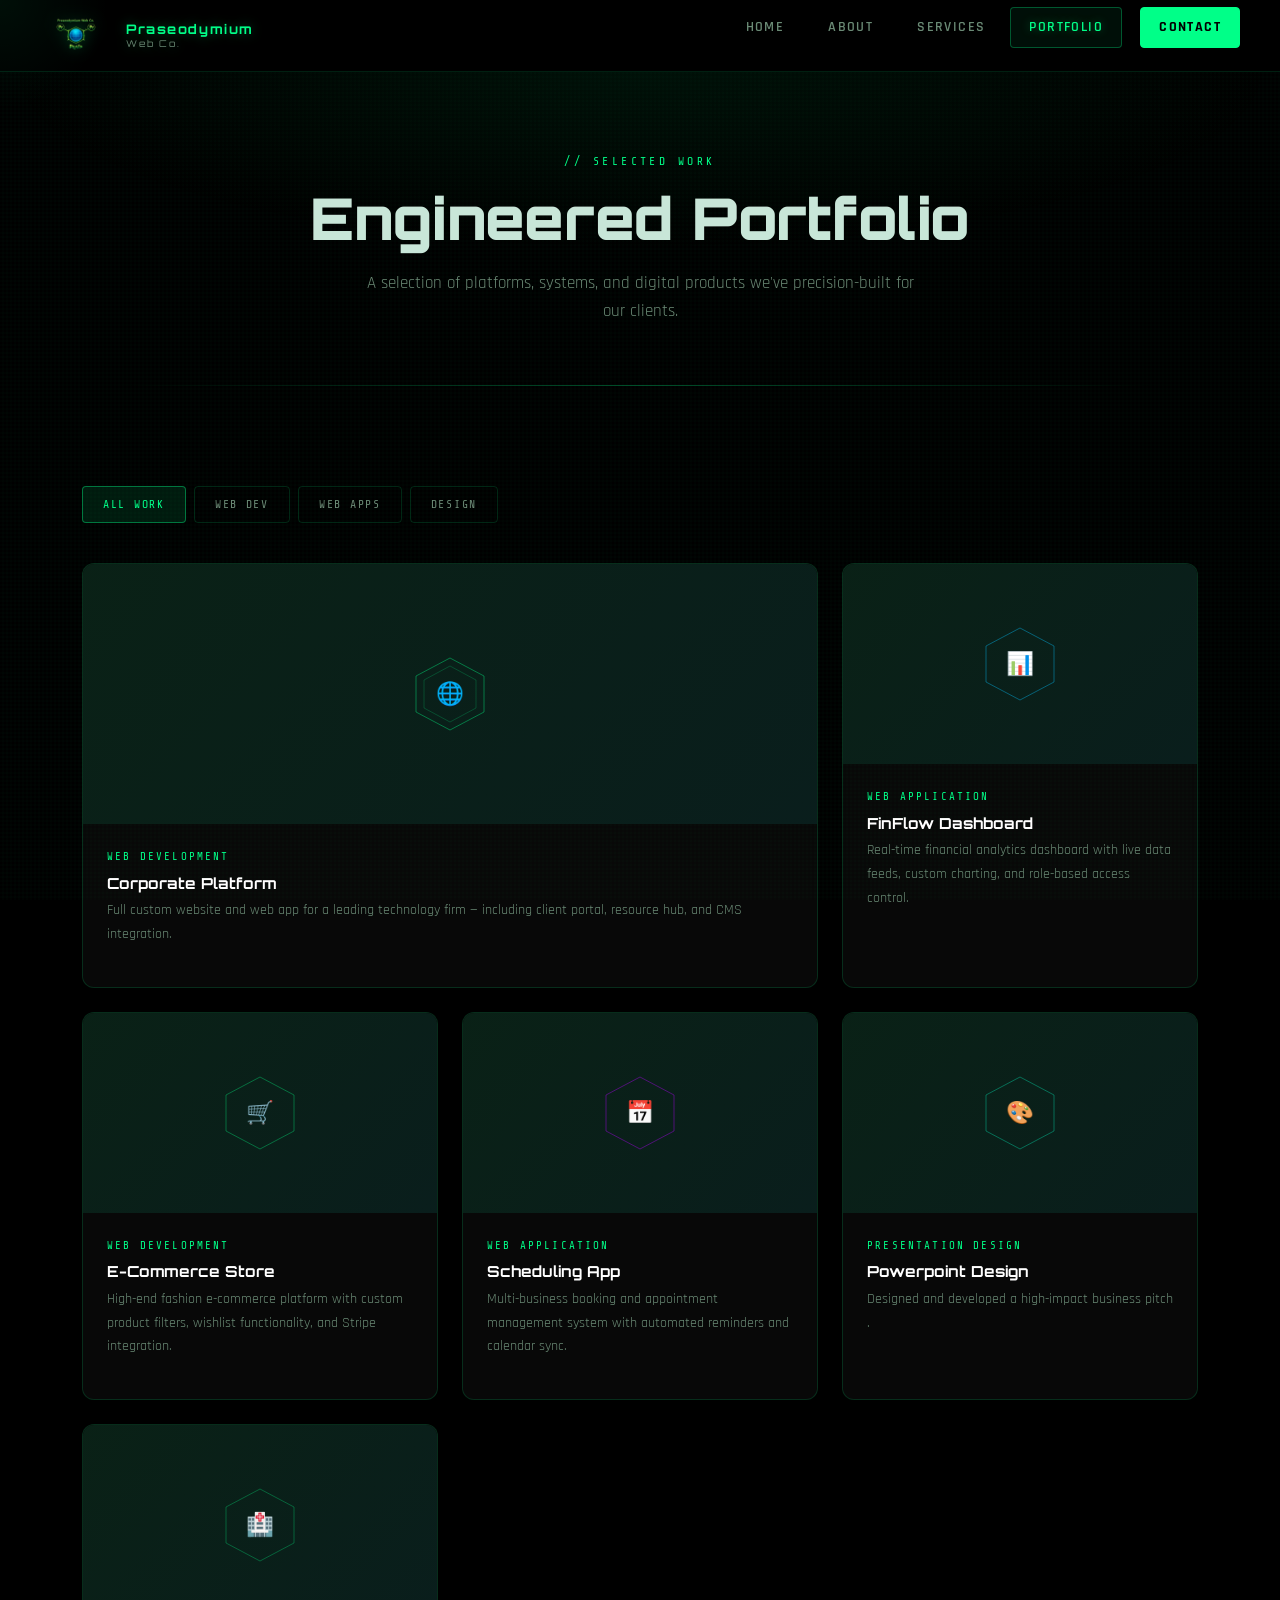
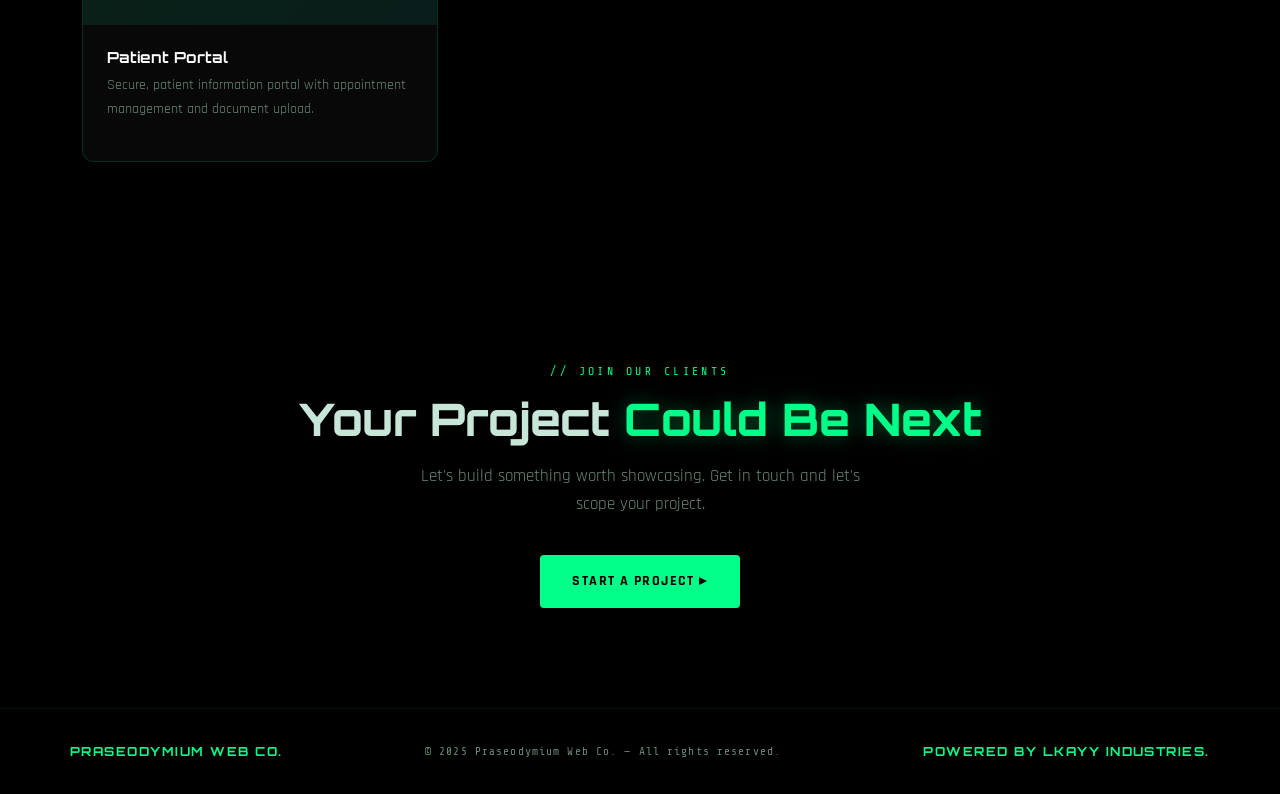
<file: portfolio.html>
<!DOCTYPE html>
<html lang="en">
<head>
  <meta charset="UTF-8">
  <meta name="viewport" content="width=device-width, initial-scale=1">
  <link href="https://cdn.jsdelivr.net/npm/bootstrap@5.3.3/dist/css/bootstrap.min.css" rel="stylesheet">
  <title>Portfolio — Praseodymium Web Co.</title>
  <link rel="stylesheet" href="css/style.css">
  <style>
    /* Filter tabs */
    .filter-tabs {
      display: flex;
      gap: 8px;
      flex-wrap: wrap;
      margin-bottom: 40px;
    }
    .filter-btn {
      padding: 8px 20px;
      font-family: var(--font-mono);
      font-size: 0.72rem;
      letter-spacing: 0.15em;
      text-transform: uppercase;
      background: transparent;
      color: var(--text-dim);
      border: 1px solid rgba(0,255,136,0.15);
      border-radius: 4px;
      cursor: pointer;
      transition: all 0.2s ease;
    }
    .filter-btn:hover,
    .filter-btn.active {
      background: rgba(0,255,136,0.1);
      color: var(--green);
      border-color: rgba(0,255,136,0.4);
    }

    /* Portfolio grid */
    .portfolio-grid {
      display: grid;
      grid-template-columns: repeat(auto-fill, minmax(300px, 1fr));
      gap: 24px;
    }

    /* Animated hex decoration in thumb */
    .thumb-hex {
      width: 80px; height: 80px;
      position: relative;
      display: flex; align-items: center; justify-content: center;
    }

    .thumb-hex svg {
      position: absolute; inset: 0;
      animation: hexSpin 8s linear infinite;
    }

    @keyframes hexSpin {
      from { transform: rotate(0deg); }
      to   { transform: rotate(360deg); }
    }

    .thumb-hex .hex-label {
      font-family: var(--font-mono);
      font-size: 1.4rem;
      position: relative;
      z-index: 1;
    }

    /* Featured card */
    .portfolio-card.featured {
      grid-column: span 2;
    }
    .portfolio-card.featured .portfolio-thumb {
      height: 260px;
    }

    @media (max-width: 680px) {
      .portfolio-card.featured { grid-column: span 1; }
    }
  </style>
</head>
<body>

<!-- NAVBAR -->
<nav class="navbar">
  <a class="nav-logo" href="index.html">
    <img src="assets/logo.png" alt="Praseodymium Web Co. Logo">
    <div class="nav-logo-text">
      Praseodymium
      <span>Web Co.</span>
    </div>
  </a>
  <button class="nav-toggle" aria-label="Toggle menu">
    <span></span><span></span><span></span>
  </button>
  <ul class="nav-links">
    <li><a href="index.html">Home</a></li>
    <li><a href="about.html">About</a></li>
    <li><a href="services.html">Services</a></li>
    <li><a href="portfolio.html">Portfolio</a></li>
    <li><a href="contact.html" class="nav-cta">Contact</a></li>
  </ul>
</nav>

<div class="page-content">

  <!-- PAGE HERO -->
  <div class="page-hero">
    <div class="section-label">// Selected Work</div>
    <h1>Engineered <span class="hl-green">Portfolio</span></h1>
    <p>A selection of platforms, systems, and digital products we've precision-built for our clients.</p>
  </div>

  <!-- PORTFOLIO -->
  <section>
    <div class="container">

      <!-- Filter -->
      <div class="reveal">
        <div class="filter-tabs" id="filterTabs">
          <button class="filter-btn active" data-filter="all">All Work</button>
          <button class="filter-btn" data-filter="web">Web Dev</button>
          <button class="filter-btn" data-filter="app">Web Apps</button>
          <button class="filter-btn" data-filter="design">Design</button>
         <!-- <button class="filter-btn" data-filter="brand">Branding</button> -->
        </div>
      </div>

      <div class="portfolio-grid" id="portfolioGrid">

        <!-- Card 1: Featured -->
        <div class="portfolio-card featured reveal" data-category="web">
          <div class="portfolio-thumb">
            <div class="thumb-hex">
              <svg viewBox="0 0 80 80" fill="none" xmlns="http://www.w3.org/2000/svg">
                <polygon points="40,4 74,22 74,58 40,76 6,58 6,22" stroke="rgba(0,255,136,0.4)" stroke-width="1" fill="none"/>
                <polygon points="40,12 66,26 66,54 40,68 14,54 14,26" stroke="rgba(0,255,136,0.2)" stroke-width="1" fill="none"/>
              </svg>
              <span class="hex-label">🌐</span>
            </div>
           <!-- <div class="portfolio-thumb-overlay">// VIEW PROJECT</div> -->
          </div>
          <div class="portfolio-info">
            <div class="portfolio-tag">Web Development</div>
            <h3>Corporate Platform</h3>
            <p>Full custom website and web app for a leading technology firm — including client portal, resource hub, and CMS integration.</p>
          </div>
        </div>

        <!-- Card 2 -->
        <div class="portfolio-card reveal" data-category="app">
          <div class="portfolio-thumb">
            <div class="thumb-hex">
              <svg viewBox="0 0 80 80" fill="none" xmlns="http://www.w3.org/2000/svg">
                <polygon points="40,4 74,22 74,58 40,76 6,58 6,22" stroke="rgba(0,195,255,0.4)" stroke-width="1" fill="none"/>
              </svg>
              <span class="hex-label">📊</span>
            </div>
          <!--  <div class="portfolio-thumb-overlay">// VIEW PROJECT</div> -->
          </div>
          <div class="portfolio-info">
            <div class="portfolio-tag">Web Application</div>
            <h3>FinFlow Dashboard</h3>
            <p>Real-time financial analytics dashboard with live data feeds, custom charting, and role-based access control.</p>
          </div>
        </div>

        <!-- Card 3 -->
      <!--  <div class="portfolio-card reveal" data-category="brand">
          <div class="portfolio-thumb">
            <div class="thumb-hex">
              <svg viewBox="0 0 80 80" fill="none">
                <polygon points="40,4 74,22 74,58 40,76 6,58 6,22" stroke="rgba(255,136,0,0.4)" stroke-width="1" fill="none"/>
              </svg>
              <span class="hex-label">✦</span>
            </div>
            <div class="portfolio-thumb-overlay">// VIEW PROJECT</div>
          </div>
          <div class="portfolio-info">
            <div class="portfolio-tag">Brand Identity</div>
            <h3>Meridian Consulting Rebrand</h3>
            <p>Complete brand identity system — logo, typography, colour palette, and full brand guidelines for a professional services firm.</p>
          </div>
        </div> -->

        <!-- Card 4 -->
       <div class="portfolio-card reveal" data-category="web">
          <div class="portfolio-thumb">
            <div class="thumb-hex">
              <svg viewBox="0 0 80 80" fill="none">
                <polygon points="40,4 74,22 74,58 40,76 6,58 6,22" stroke="rgba(0,255,136,0.35)" stroke-width="1" fill="none"/>
              </svg>
              <span class="hex-label">🛒</span>
            </div>
           <!-- <div class="portfolio-thumb-overlay">// VIEW PROJECT</div>  -->
          </div>
          <div class="portfolio-info">
            <div class="portfolio-tag">Web Development</div>
            <h3>E-Commerce Store</h3>
            <p>High-end fashion e-commerce platform with custom product filters, wishlist functionality, and Stripe integration.</p>
          </div>
        </div> 

        <!-- Card 5 -->
        <div class="portfolio-card reveal" data-category="app">
          <div class="portfolio-thumb">
            <div class="thumb-hex">
              <svg viewBox="0 0 80 80" fill="none">
                <polygon points="40,4 74,22 74,58 40,76 6,58 6,22" stroke="rgba(180,0,255,0.4)" stroke-width="1" fill="none"/>
              </svg>
              <span class="hex-label">📅</span>
            </div>
       <!--     <div class="portfolio-thumb-overlay">// VIEW PROJECT</div> -->
          </div>
          <div class="portfolio-info">
            <div class="portfolio-tag">Web Application</div>
            <h3>Scheduling App</h3>
            <p>Multi-business booking and appointment management system with automated reminders and calendar sync.</p>
          </div>
        </div>

        <!-- Card 6 -->
        <div class="portfolio-card reveal" data-category="design">
          <div class="portfolio-thumb">
            <div class="thumb-hex">
              <svg viewBox="0 0 80 80" fill="none">
                <polygon points="40,4 74,22 74,58 40,76 6,58 6,22" stroke="rgba(0,255,200,0.35)" stroke-width="1" fill="none"/>
              </svg>
              <span class="hex-label">🎨</span>
            </div>
          <!--  <div class="portfolio-thumb-overlay">// VIEW PROJECT</div> -->
          </div>
          <div class="portfolio-info">
            <div class="portfolio-tag">Presentation Design</div>
            <h3>Powerpoint Design</h3>
            <p>Designed and developed a high-impact business pitch .</p>
          </div>
        </div> 

        <!-- Card 7 -->
    <!--    <div class="portfolio-card reveal" data-category="brand">
          <div class="portfolio-thumb">
            <div class="thumb-hex">
              <svg viewBox="0 0 80 80" fill="none">
                <polygon points="40,4 74,22 74,58 40,76 6,58 6,22" stroke="rgba(255,200,0,0.4)" stroke-width="1" fill="none"/>
              </svg>
              <span class="hex-label">🏷️</span>
            </div>
            <div class="portfolio-thumb-overlay">// VIEW PROJECT</div>
          </div>
          <div class="portfolio-info">
            <div class="portfolio-tag">Branding &amp; Design</div>
            <h3>Solara Energy Brand Launch</h3>
            <p>Full brand identity and website launch for a renewable energy startup — from logo to live site in 6 weeks.</p>
          </div>
        </div> -->

        <!-- Card 8 -->
        <div class="portfolio-card reveal" data-category="web">
          <div class="portfolio-thumb">
            <div class="thumb-hex">
              <svg viewBox="0 0 80 80" fill="none">
                <polygon points="40,4 74,22 74,58 40,76 6,58 6,22" stroke="rgba(0,255,136,0.3)" stroke-width="1" fill="none"/>
              </svg>
              <span class="hex-label">🏥</span>
            </div>
           <!-- <div class="portfolio-thumb-overlay">// VIEW PROJECT</div> -->
          </div>
          <div class="portfolio-info">
        <!--    <div class="portfolio-tag">Web Development</div>  -->
            <h3>Patient Portal</h3>
            <p>Secure, patient information portal with appointment management and document upload.</p>
          </div>
        </div>

      </div>
    </div>
  </section>

  <!-- CTA -->
  <section style="text-align:center;">
    <div class="container reveal">
      <div class="section-label">// Join Our Clients</div>
      <h2 class="section-title">Your Project <span class="hl-green">Could Be Next</span></h2>
      <p style="color:var(--text-dim); max-width:440px; margin:0 auto 36px;">
        Let's build something worth showcasing. Get in touch and let's scope your project.
      </p>
      <a href="contact.html" class="btn-primary">Start a Project ▸</a>
    </div>
  </section>

</div>

<footer>
  <div class="footer-inner">
    <div class="footer-logo">PRASEODYMIUM WEB CO.</div>
    <div class="footer-copy">© 2025 Praseodymium Web Co. — All rights reserved.</div>
    <div class="footer-logo">POWERED BY LKAYY INDUSTRIES.</div>
  </div>
</footer>

<script src="js/main.js"></script>
<script>
  // Filter tabs
  const tabs = document.querySelectorAll('.filter-btn');
  const cards = document.querySelectorAll('.portfolio-card');

  tabs.forEach(tab => {
    tab.addEventListener('click', () => {
      tabs.forEach(t => t.classList.remove('active'));
      tab.classList.add('active');
      const filter = tab.dataset.filter;
      cards.forEach(card => {
        const cat = card.dataset.category;
        if (filter === 'all' || cat === filter) {
          card.style.display = '';
          setTimeout(() => { card.style.opacity = '1'; card.style.transform = 'none'; }, 10);
        } else {
          card.style.opacity = '0';
          card.style.transform = 'scale(0.96)';
          setTimeout(() => { card.style.display = 'none'; }, 300);
        }
      });
    });
  });
</script>
</body>
</html>
</file>
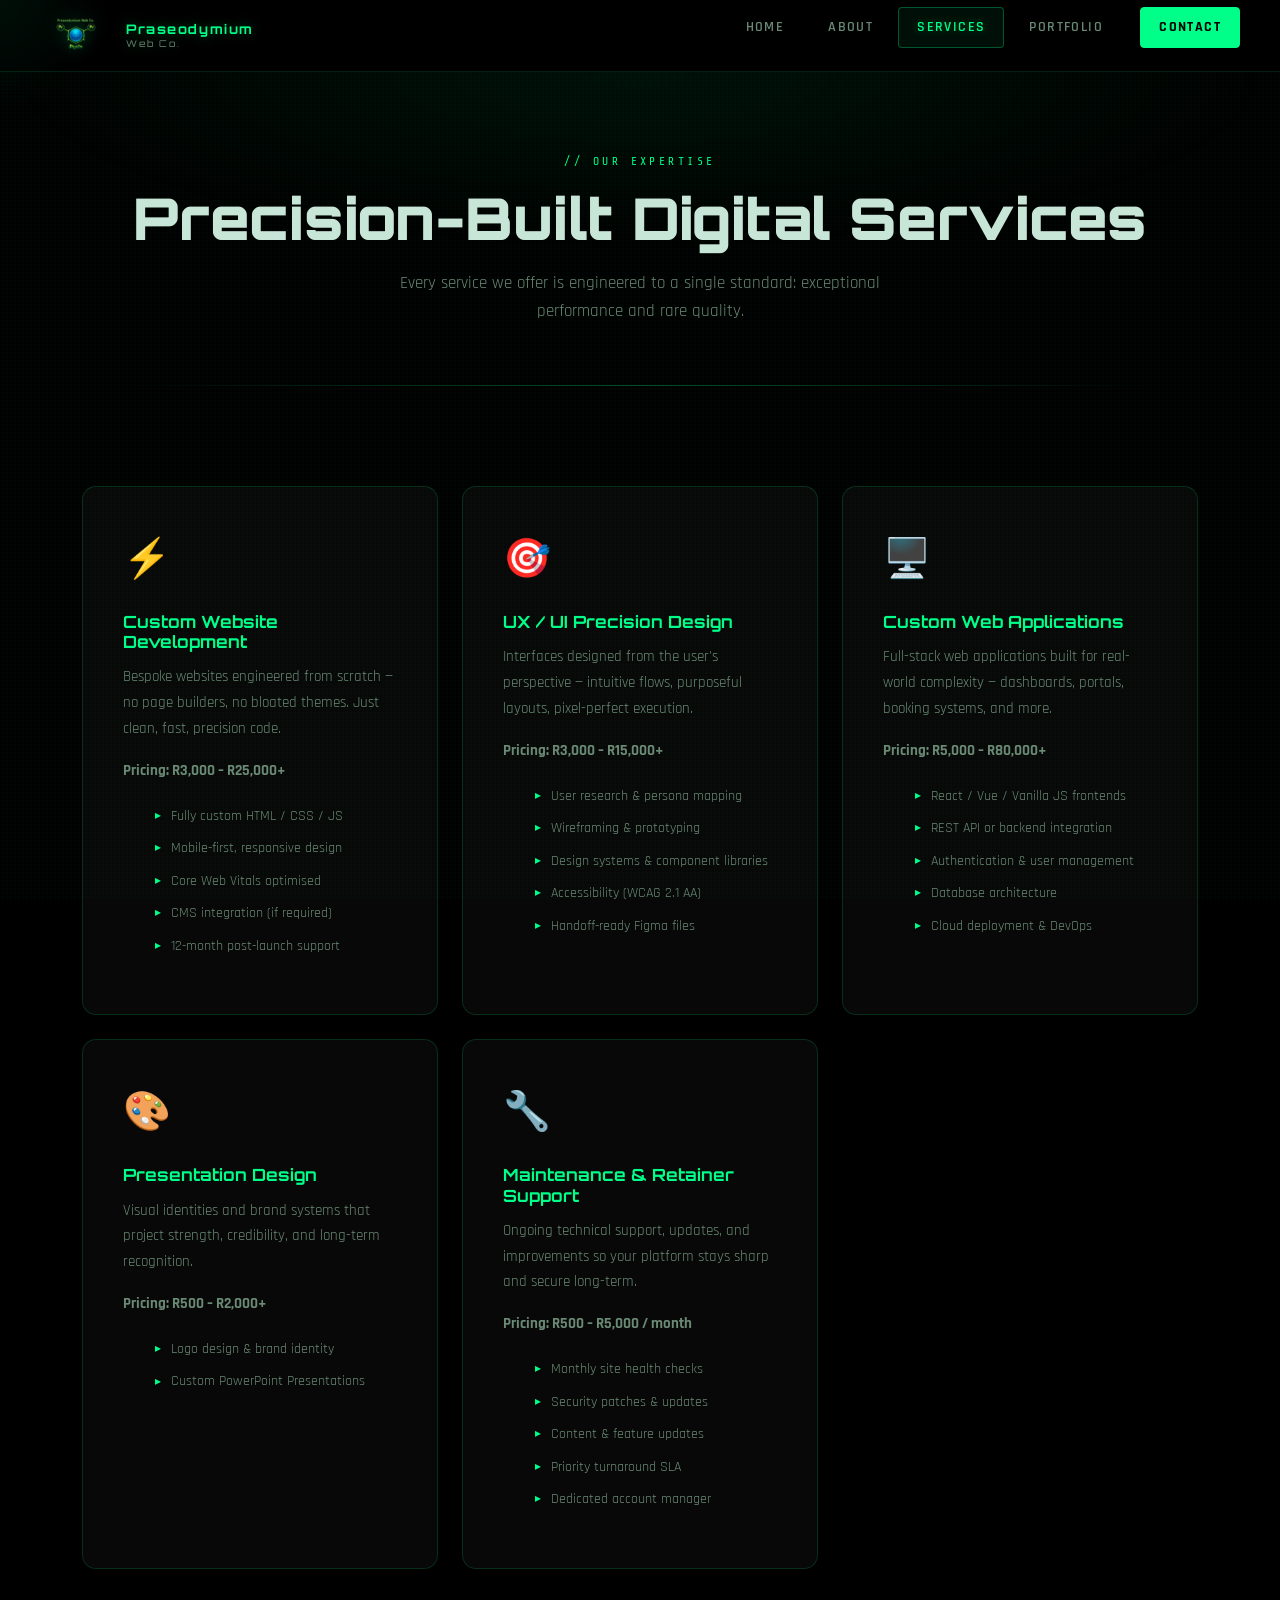
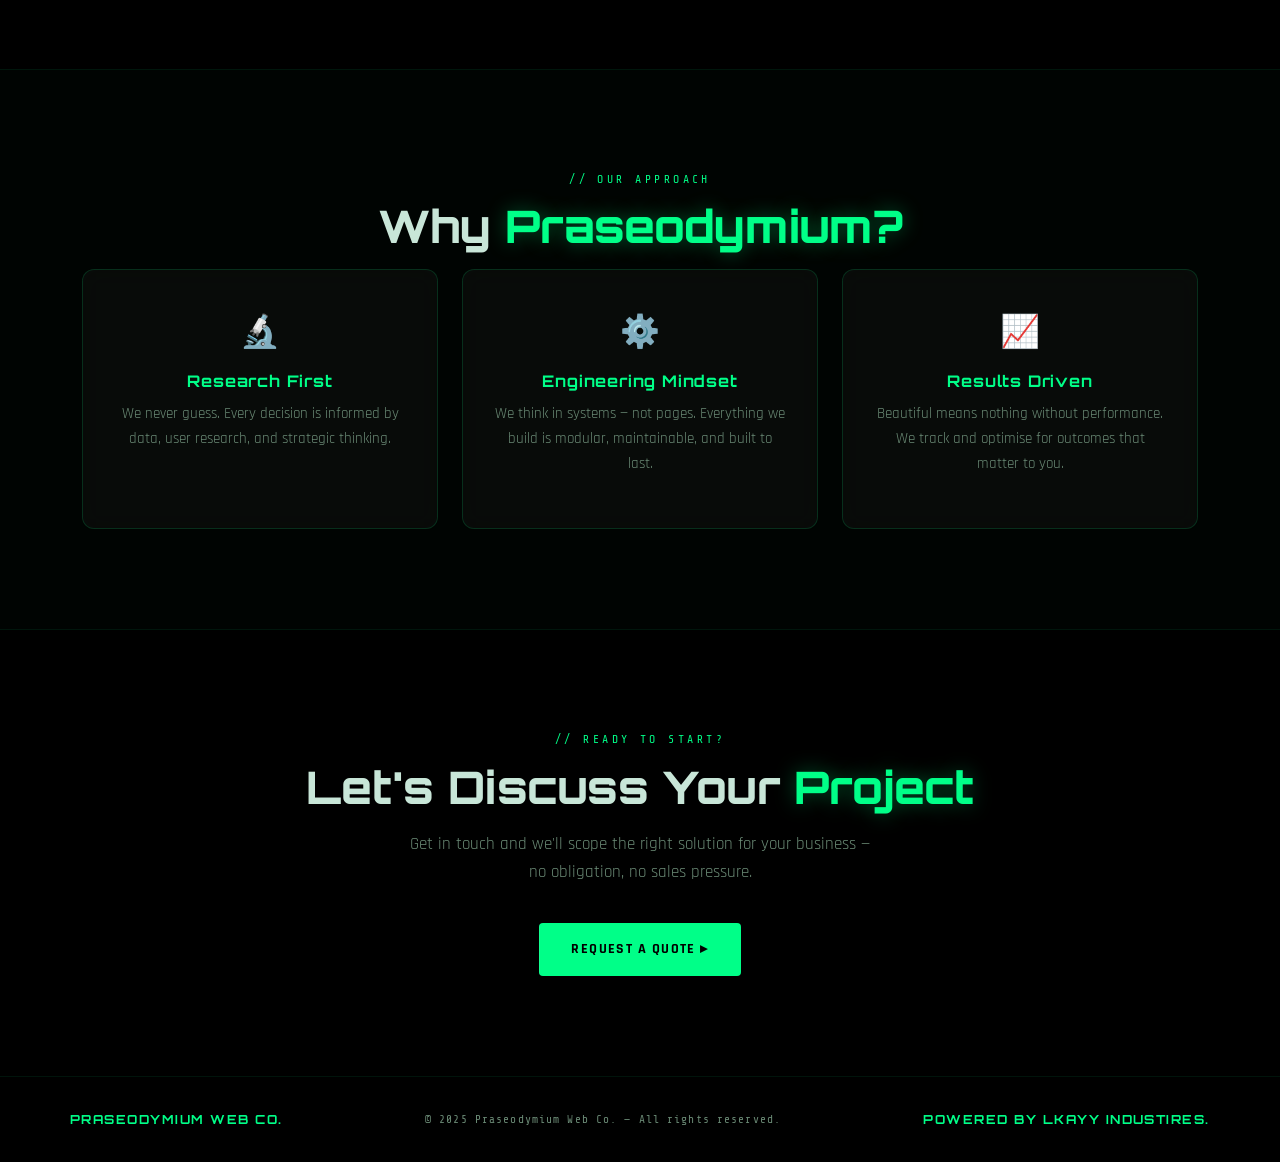
<file: services.html>
<!DOCTYPE html>
<html lang="en">
<head>
  <meta charset="UTF-8">
  <meta name="viewport" content="width=device-width, initial-scale=1">
  <link href="https://cdn.jsdelivr.net/npm/bootstrap@5.3.3/dist/css/bootstrap.min.css" rel="stylesheet">
  <title>Services — Praseodymium Web Co.</title>
  <link rel="stylesheet" href="css/style.css">
</head>
<body>

<!-- NAVBAR -->
<nav class="navbar">
  <a class="nav-logo" href="index.html">
    <img src="assets/logo.png" alt="Praseodymium Web Co. Logo">
    <div class="nav-logo-text">
      Praseodymium
      <span>Web Co.</span>
    </div>
  </a>
  <button class="nav-toggle" aria-label="Toggle menu">
    <span></span><span></span><span></span>
  </button>
  <ul class="nav-links">
    <li><a href="index.html">Home</a></li>
    <li><a href="about.html">About</a></li>
    <li><a href="services.html">Services</a></li>
    <li><a href="portfolio.html">Portfolio</a></li>
    <li><a href="contact.html" class="nav-cta">Contact</a></li>
  </ul>
</nav>

<div class="page-content">

  <!-- PAGE HERO -->
  <div class="page-hero">
    <div class="section-label">// Our Expertise</div>
    <h1>Precision-Built <span class="hl-blue">Digital Services</span></h1>
    <p>Every service we offer is engineered to a single standard: exceptional performance and rare quality.</p>
  </div>

  <!-- SERVICES GRID -->
  <section>
    <div class="container">
      <div class="grid-2 reveal-stagger">

        <div class="service-card-lg">
          <div class="icon-lg">⚡</div>
          <h3>Custom Website Development</h3>
          <p>Bespoke websites engineered from scratch — no page builders, no bloated themes. Just clean, fast, precision code.</p>
          <p><strong>Pricing: R3,000 – R25,000+</strong></p>
          <ul class="service-features">
            <li>Fully custom HTML / CSS / JS</li>
            <li>Mobile-first, responsive design</li>
            <li>Core Web Vitals optimised</li>
            <li>CMS integration (if required)</li>
            <li>12-month post-launch support</li>
          </ul>
        </div>

        <div class="service-card-lg">
          <div class="icon-lg">🎯</div>
          <h3>UX / UI Precision Design</h3>
          <p>Interfaces designed from the user's perspective — intuitive flows, purposeful layouts, pixel-perfect execution.</p>
          <p><strong>Pricing: R3,000 – R15,000+</strong></p>
          <ul class="service-features">
            <li>User research &amp; persona mapping</li>
            <li>Wireframing &amp; prototyping</li>
            <li>Design systems &amp; component libraries</li>
            <li>Accessibility (WCAG 2.1 AA)</li>
            <li>Handoff-ready Figma files</li>
          </ul>
        </div>

        <div class="service-card-lg">
          <div class="icon-lg">🖥️</div>
          <h3>Custom Web Applications</h3>
          <p>Full-stack web applications built for real-world complexity — dashboards, portals, booking systems, and more.</p>
          <p><strong>Pricing: R5,000 – R80,000+</strong></p>
          <ul class="service-features">
            <li>React / Vue / Vanilla JS frontends</li>
            <li>REST API or backend integration</li>
            <li>Authentication &amp; user management</li>
            <li>Database architecture</li>
            <li>Cloud deployment &amp; DevOps</li>
          </ul>
        </div>

        <div class="service-card-lg">
          <div class="icon-lg">🎨</div>
          <h3> Presentation Design</h3>
          <p>Visual identities and brand systems that project strength, credibility, and long-term recognition.</p>
          <p><strong>Pricing: R500 – R2,000+</strong></p>
          <ul class="service-features">
            <li>Logo design &amp; brand identity</li>
            <li> Custom PowerPoint Presentations</li>
          </ul>
        </div> 

        <div class="service-card-lg">
          <div class="icon-lg">🔧</div>
          <h3>Maintenance &amp; Retainer Support</h3>
          <p>Ongoing technical support, updates, and improvements so your platform stays sharp and secure long-term.</p>
          <p><strong>Pricing: R500 – R5,000 / month</strong></p>
          <ul class="service-features">
            <li>Monthly site health checks</li>
            <li>Security patches &amp; updates</li>
            <li>Content &amp; feature updates</li>
            <li>Priority turnaround SLA</li>
            <li>Dedicated account manager</li>
          </ul>
        </div>

      </div>
    </div>
  </section>

  <!-- PROCESS STRIP -->
  <section style="background: rgba(0,255,136,0.015); border-top:1px solid rgba(0,255,136,0.07); border-bottom:1px solid rgba(0,255,136,0.07);">
    <div class="container">
      <div class="reveal" style="text-align:center;">
        <div class="section-label">// Our Approach</div>
        <h2 class="section-title">Why <span class="hl-green">Praseodymium?</span></h2>
      </div>
      <div class="grid-3 reveal-stagger" style="margin-top:0;">
        <div class="card" style="text-align:center;">
          <div style="font-size:2rem; margin-bottom:12px;">🔬</div>
          <h3>Research First</h3>
          <p>We never guess. Every decision is informed by data, user research, and strategic thinking.</p>
        </div>
        <div class="card" style="text-align:center;">
          <div style="font-size:2rem; margin-bottom:12px;">⚙️</div>
          <h3>Engineering Mindset</h3>
          <p>We think in systems — not pages. Everything we build is modular, maintainable, and built to last.</p>
        </div>
        <div class="card" style="text-align:center;">
          <div style="font-size:2rem; margin-bottom:12px;">📈</div>
          <h3>Results Driven</h3>
          <p>Beautiful means nothing without performance. We track and optimise for outcomes that matter to you.</p>
        </div>
      </div>
    </div>
  </section>

  <!-- CTA -->
  <section style="text-align:center;">
    <div class="container reveal">
      <div class="section-label">// Ready to Start?</div>
      <h2 class="section-title">Let's Discuss Your <span class="hl-green">Project</span></h2>
      <p style="color:var(--text-dim); max-width:480px; margin:0 auto 36px;">
        Get in touch and we'll scope the right solution for your business — no obligation, no sales pressure.
      </p>
      <a href="contact.html" class="btn-primary">Request a Quote ▸</a>
    </div>
  </section>

</div>

<footer>
  <div class="footer-inner">
    <div class="footer-logo">PRASEODYMIUM WEB CO.</div>
    <div class="footer-copy">© 2025 Praseodymium Web Co. — All rights reserved.</div>
    <div class="footer-logo">POWERED BY LKAYY INDUSTIRES.</div>
  </div>
</footer>

<script src="js/main.js"></script>
</body>
</html>
</file>
<file: css/style.css>
/* ======================================================
   PRASEODYMIUM WEB CO. — Global Stylesheet
   ====================================================== */

@import url('https://fonts.googleapis.com/css2?family=Orbitron:wght@400;700;800;900&family=Rajdhani:wght@300;400;500;600;700&family=Share+Tech+Mono&display=swap');

:root {
  --green: #00ff88;
  --green-dim: #00cc6a;
  --green-glow: rgba(0,255,136,0.35);
  --blue: #00c3ff;
  --blue-dim: #0088cc;
  --blue-glow: rgba(0,195,255,0.3);
  --dark: #000000;
  --dark-2: #060c0a;
  --dark-3: #0a1510;
  --card-bg: rgba(255,255,255,0.03);
  --card-border: rgba(0,255,136,0.15);
  --text: #c8e6d8;
  --text-dim: #6a8a75;
  --font-head: 'Orbitron', sans-serif;
  --font-body: 'Rajdhani', sans-serif;
  --font-mono: 'Share Tech Mono', monospace;
  --nav-h: 72px;
}

*, *::before, *::after { box-sizing: border-box; margin: 0; padding: 0; }

html { scroll-behavior: smooth; }

body {
  background: var(--dark);
  color: var(--text);
  font-family: var(--font-body);
  font-size: 17px;
  line-height: 1.7;
  overflow-x: hidden;
  min-height: 100vh;
}

/* ── Grid noise texture overlay ── */
body::before {
  content: '';
  position: fixed;
  inset: 0;
  background-image:
    repeating-linear-gradient(0deg, transparent, transparent 2px, rgba(0,255,136,0.012) 2px, rgba(0,255,136,0.012) 4px),
    repeating-linear-gradient(90deg, transparent, transparent 2px, rgba(0,255,136,0.012) 2px, rgba(0,255,136,0.012) 4px);
  pointer-events: none;
  z-index: 0;
}

/* ======================================================
   NAVBAR
   ====================================================== */

.navbar {
  position: fixed;
  top: 0; left: 0; right: 0;
  height: var(--nav-h);
  background: rgba(0,0,0,0.88);
  backdrop-filter: blur(18px);
  border-bottom: 1px solid rgba(0,255,136,0.12);
  display: flex;
  align-items: center;
  z-index: 1000;
  padding: 0 40px;
  gap: 24px;
}

.nav-logo {
  display: flex;
  align-items: center;
  gap: 14px;
  text-decoration: none;
  flex-shrink: 0;
}

.nav-logo img {
  height: 48px;
  width: auto;
  filter: drop-shadow(0 0 8px var(--green-glow));
}

.nav-logo-text {
  font-family: var(--font-head);
  font-size: 0.82rem;
  font-weight: 700;
  letter-spacing: 0.12em;
  color: var(--green);
  line-height: 1.2;
  text-shadow: 0 0 12px var(--green-glow);
}

.nav-logo-text span {
  display: block;
  font-size: 0.58rem;
  color: var(--text-dim);
  letter-spacing: 0.2em;
  font-weight: 400;
}

.nav-links {
  display: flex;
  align-items: center;
  gap: 6px;
  margin-left: auto;
  list-style: none;
}

.nav-links a {
  display: block;
  padding: 8px 18px;
  font-family: var(--font-body);
  font-weight: 600;
  font-size: 0.88rem;
  letter-spacing: 0.1em;
  text-transform: uppercase;
  color: var(--text-dim);
  text-decoration: none;
  border: 1px solid transparent;
  border-radius: 4px;
  transition: all 0.25s ease;
  position: relative;
}

.nav-links a:hover,
.nav-links a.active {
  color: var(--green);
  border-color: rgba(0,255,136,0.3);
  background: rgba(0,255,136,0.06);
  text-shadow: 0 0 10px var(--green-glow);
}

.nav-cta {
  background: var(--green) !important;
  color: #000 !important;
  border-color: var(--green) !important;
  font-weight: 700 !important;
  margin-left: 12px;
  transition: all 0.25s ease;
}

.nav-cta:hover {
  background: #fff !important;
  color: #000 !important;
  border-color: #fff !important;
  box-shadow: 0 0 24px var(--green-glow) !important;
  text-shadow: none !important;
}

/* Hamburger */
.nav-toggle {
  display: none;
  flex-direction: column;
  gap: 5px;
  cursor: pointer;
  margin-left: auto;
  padding: 6px;
  background: none;
  border: none;
}

.nav-toggle span {
  display: block;
  width: 24px;
  height: 2px;
  background: var(--green);
  border-radius: 2px;
  transition: all 0.3s ease;
}

/* ======================================================
   INTRO DOOR ANIMATION
   ====================================================== */

#intro-screen {
  position: fixed;
  inset: 0;
  background: #000;
  display: flex;
  justify-content: center;
  align-items: center;
  z-index: 9999;
  transition: opacity 1s ease 0.3s;
  flex-direction: column;
  gap: 20px;
}

#intro-screen.hidden {
  opacity: 0;
  pointer-events: none;
}

.intro-door {
  display: flex;
  flex-direction: column;
  align-items: center;
  overflow: hidden;
}

.door-left, .door-right {
  font-family: var(--font-head);
  font-size: clamp(2.5rem, 7vw, 5rem);
  font-weight: 900;
  letter-spacing: 0.04em;
  text-transform: uppercase;
  background: linear-gradient(180deg, #fff 0%, #d0d0d0 30%, #888 55%, #ddd 75%, #666 90%, #fff 100%);
  -webkit-background-clip: text;
  -webkit-text-fill-color: transparent;
  background-clip: text;
  filter: drop-shadow(0 0 20px rgba(255,255,255,0.25));
  transition: transform 1.4s cubic-bezier(0.77,0,0.18,1);
}

.door-left { padding-right: 8px; }
.door-right { padding-left: 8px; }

.intro-door.split .door-left { transform: translateX(-120%); }
.intro-door.split .door-right { transform: translateX(120%); }

.intro-tagline {
  font-family: var(--font-mono);
  font-size: 0.8rem;
  color: var(--green);
  letter-spacing: 0.2em;
  text-transform: uppercase;
  opacity: 0;
  animation: fadeInTagline 0.6s ease 0.8s forwards;
}

@keyframes fadeInTagline {
  to { opacity: 0.7; }
}

.intro-bar {
  width: 200px;
  height: 2px;
  background: rgba(0,255,136,0.15);
  border-radius: 2px;
  overflow: hidden;
  opacity: 0;
  animation: fadeInTagline 0.3s ease 0.5s forwards;
}

.intro-bar-fill {
  height: 100%;
  background: var(--green);
  box-shadow: 0 0 10px var(--green-glow);
  width: 0;
  animation: fillBar 1.6s ease 0.5s forwards;
}

@keyframes fillBar {
  to { width: 100%; }
}

/* ======================================================
   PAGE WRAPPER
   ====================================================== */

.page-content {
  padding-top: var(--nav-h);
  position: relative;
  z-index: 1;
}

/* ======================================================
   HERO SECTION (index.html)
   ====================================================== */

.hero {
  min-height: 100vh;
  display: flex;
  align-items: center;
  padding: 80px 40px 60px;
  position: relative;
  overflow: hidden;
}

.hero-bg {
  position: absolute;
  inset: 0;
  background:
    radial-gradient(ellipse 80% 60% at 60% 50%, rgba(0,100,50,0.18) 0%, transparent 70%),
    radial-gradient(ellipse 40% 40% at 20% 80%, rgba(0,150,80,0.08) 0%, transparent 60%);
}

/* Animated grid lines */
.hero-grid {
  position: absolute;
  inset: 0;
  background-image:
    linear-gradient(rgba(0,255,136,0.04) 1px, transparent 1px),
    linear-gradient(90deg, rgba(0,255,136,0.04) 1px, transparent 1px);
  background-size: 60px 60px;
  animation: gridShift 20s linear infinite;
}

@keyframes gridShift {
  from { background-position: 0 0; }
  to { background-position: 60px 60px; }
}

.hero-content {
  position: relative;
  z-index: 2;
  max-width: 700px;
}

.hero-label {
  font-family: var(--font-mono);
  font-size: 0.78rem;
  color: var(--green);
  letter-spacing: 0.25em;
  text-transform: uppercase;
  margin-bottom: 20px;
  opacity: 0;
  animation: slideUp 0.7s ease 0.2s forwards;
}

.hero h1 {
  font-family: var(--font-head);
  font-size: clamp(2.4rem, 5.5vw, 4.2rem);
  font-weight: 900;
  line-height: 1.1;
  margin-bottom: 24px;
  opacity: 0;
  animation: slideUp 0.7s ease 0.4s forwards;
}

.hero h1 .line-green { color: var(--green); text-shadow: 0 0 30px var(--green-glow); }
.hero h1 .line-blue  { color: var(--blue);  text-shadow: 0 0 30px var(--blue-glow); }

.hero-desc {
  font-size: 1.08rem;
  color: var(--text-dim);
  max-width: 520px;
  margin-bottom: 40px;
  opacity: 0;
  animation: slideUp 0.7s ease 0.6s forwards;
}

.hero-btns {
  display: flex;
  gap: 16px;
  flex-wrap: wrap;
  opacity: 0;
  animation: slideUp 0.7s ease 0.8s forwards;
}

@keyframes slideUp {
  from { opacity: 0; transform: translateY(28px); }
  to   { opacity: 1; transform: translateY(0); }
}

/* Floating element right side */
.hero-visual {
  position: absolute;
  right: 8%;
  top: 50%;
  transform: translateY(-50%);
  width: 360px;
  height: 360px;
  pointer-events: none;
  z-index: 2;
  opacity: 0;
  animation: fadeVisual 1.2s ease 1s forwards;
}

@keyframes fadeVisual {
  to { opacity: 1; }
}

.hero-orb {
  position: absolute;
  inset: 0;
  border-radius: 50%;
  background: radial-gradient(circle, rgba(0,255,136,0.08) 0%, transparent 70%);
  border: 1px solid rgba(0,255,136,0.15);
  animation: orbPulse 4s ease-in-out infinite;
}

.hero-orb::before {
  content: '';
  position: absolute;
  inset: 20px;
  border-radius: 50%;
  border: 1px solid rgba(0,255,136,0.1);
  animation: orbPulse 4s ease-in-out infinite reverse;
}

@keyframes orbPulse {
  0%, 100% { transform: scale(1); opacity: 1; }
  50% { transform: scale(1.04); opacity: 0.7; }
}

/* ======================================================
   BUTTONS
   ====================================================== */

.btn-primary {
  display: inline-flex;
  align-items: center;
  gap: 10px;
  padding: 14px 32px;
  background: var(--green);
  color: #000;
  font-family: var(--font-body);
  font-weight: 700;
  font-size: 0.9rem;
  letter-spacing: 0.1em;
  text-transform: uppercase;
  text-decoration: none;
  border: none;
  border-radius: 4px;
  cursor: pointer;
  transition: all 0.25s ease;
  position: relative;
  overflow: hidden;
}

.btn-primary::before {
  content: '';
  position: absolute;
  inset: 0;
  background: rgba(255,255,255,0.15);
  transform: translateX(-100%);
  transition: transform 0.3s ease;
}

.btn-primary:hover::before { transform: translateX(0); }
.btn-primary:hover { box-shadow: 0 0 30px var(--green-glow), 0 4px 16px rgba(0,0,0,0.4); }

.btn-outline {
  display: inline-flex;
  align-items: center;
  gap: 10px;
  padding: 14px 32px;
  background: transparent;
  color: var(--green);
  font-family: var(--font-body);
  font-weight: 700;
  font-size: 0.9rem;
  letter-spacing: 0.1em;
  text-transform: uppercase;
  text-decoration: none;
  border: 1px solid rgba(0,255,136,0.4);
  border-radius: 4px;
  cursor: pointer;
  transition: all 0.25s ease;
}

.btn-outline:hover {
  background: rgba(0,255,136,0.08);
  border-color: var(--green);
  box-shadow: 0 0 20px var(--green-glow);
}

/* ======================================================
   SECTION BASE
   ====================================================== */

section {
  padding: 100px 40px;
  position: relative;
}

.container {
  max-width: 1140px;
  margin: 0 auto;
}

.section-label {
  font-family: var(--font-mono);
  font-size: 0.72rem;
  color: var(--green);
  letter-spacing: 0.3em;
  text-transform: uppercase;
  margin-bottom: 12px;
}

.section-title {
  font-family: var(--font-head);
  font-size: clamp(1.8rem, 3.5vw, 2.8rem);
  font-weight: 800;
  margin-bottom: 16px;
  line-height: 1.15;
}

.section-title .hl-green { color: var(--green); text-shadow: 0 0 20px var(--green-glow); }
.section-title .hl-blue  { color: var(--blue);  text-shadow: 0 0 20px var(--blue-glow); }

.section-sub {
  color: var(--text-dim);
  max-width: 540px;
  margin-bottom: 56px;
  font-size: 1rem;
}

/* ======================================================
   CARDS
   ====================================================== */

.card {
  background: var(--card-bg);
  border: 1px solid var(--card-border);
  border-radius: 12px;
  padding: 36px 32px;
  backdrop-filter: blur(12px);
  transition: all 0.35s ease;
  position: relative;
  overflow: hidden;
}

.card::before {
  content: '';
  position: absolute;
  top: 0; left: 0; right: 0;
  height: 2px;
  background: linear-gradient(90deg, transparent, var(--green), transparent);
  opacity: 0;
  transition: opacity 0.35s ease;
}

.card:hover {
  border-color: rgba(0,255,136,0.4);
  transform: translateY(-6px);
  box-shadow: 0 20px 60px rgba(0,0,0,0.5), 0 0 30px rgba(0,255,136,0.06);
}

.card:hover::before { opacity: 1; }

.card-icon {
  width: 52px;
  height: 52px;
  border-radius: 10px;
  background: rgba(0,255,136,0.1);
  border: 1px solid rgba(0,255,136,0.2);
  display: flex;
  align-items: center;
  justify-content: center;
  font-size: 1.5rem;
  margin-bottom: 20px;
}

.card h3 {
  font-family: var(--font-head);
  font-size: 1rem;
  font-weight: 700;
  color: var(--green);
  margin-bottom: 10px;
  letter-spacing: 0.05em;
}

.card p {
  color: var(--text-dim);
  font-size: 0.95rem;
  line-height: 1.65;
}

/* ======================================================
   GRID LAYOUTS
   ====================================================== */

.grid-3 {
  display: grid;
  grid-template-columns: repeat(auto-fit, minmax(280px, 1fr));
  gap: 24px;
}

.grid-2 {
  display: grid;
  grid-template-columns: repeat(auto-fit, minmax(340px, 1fr));
  gap: 24px;
}

/* ======================================================
   STAT STRIP
   ====================================================== */

.stat-strip {
  background: rgba(0,255,136,0.04);
  border-top: 1px solid rgba(0,255,136,0.1);
  border-bottom: 1px solid rgba(0,255,136,0.1);
  padding: 48px 40px;
}

.stat-strip .container {
  display: flex;
  justify-content: space-around;
  flex-wrap: wrap;
  gap: 32px;
}

.stat-item {
  text-align: center;
}

.stat-num {
  font-family: var(--font-head);
  font-size: 2.8rem;
  font-weight: 900;
  color: var(--green);
  text-shadow: 0 0 20px var(--green-glow);
  display: block;
  line-height: 1;
  margin-bottom: 6px;
}

.stat-label {
  font-family: var(--font-mono);
  font-size: 0.72rem;
  color: var(--text-dim);
  letter-spacing: 0.2em;
  text-transform: uppercase;
}

/* ======================================================
   PAGE HERO (sub-pages)
   ====================================================== */

.page-hero {
  padding: 80px 40px 60px;
  background:
    radial-gradient(ellipse 70% 80% at 50% 0%, rgba(0,80,40,0.2) 0%, transparent 70%);
  text-align: center;
  position: relative;
  overflow: hidden;
}

.page-hero::after {
  content: '';
  position: absolute;
  bottom: 0; left: 10%; right: 10%;
  height: 1px;
  background: linear-gradient(90deg, transparent, rgba(0,255,136,0.3), transparent);
}

.page-hero h1 {
  font-family: var(--font-head);
  font-size: clamp(2rem, 5vw, 3.6rem);
  font-weight: 900;
  margin-bottom: 16px;
}

.page-hero p {
  color: var(--text-dim);
  max-width: 560px;
  margin: 0 auto;
  font-size: 1.05rem;
}

/* ======================================================
   REVEAL ANIMATION
   ====================================================== */

.reveal {
  opacity: 0;
  transform: translateY(36px);
  transition: opacity 0.8s ease, transform 0.8s ease;
}

.reveal.in-view {
  opacity: 1;
  transform: none;
}

/* Staggered children */
.reveal-stagger > * {
  opacity: 0;
  transform: translateY(28px);
  transition: opacity 0.7s ease, transform 0.7s ease;
}

.reveal-stagger.in-view > *:nth-child(1) { opacity:1; transform:none; transition-delay:0.05s; }
.reveal-stagger.in-view > *:nth-child(2) { opacity:1; transform:none; transition-delay:0.15s; }
.reveal-stagger.in-view > *:nth-child(3) { opacity:1; transform:none; transition-delay:0.25s; }
.reveal-stagger.in-view > *:nth-child(4) { opacity:1; transform:none; transition-delay:0.35s; }
.reveal-stagger.in-view > *:nth-child(5) { opacity:1; transform:none; transition-delay:0.45s; }
.reveal-stagger.in-view > *:nth-child(6) { opacity:1; transform:none; transition-delay:0.55s; }

/* ======================================================
   PORTFOLIO CARDS
   ====================================================== */

.portfolio-card {
  background: var(--card-bg);
  border: 1px solid var(--card-border);
  border-radius: 12px;
  overflow: hidden;
  transition: all 0.35s ease;
  cursor: pointer;
}

.portfolio-card:hover {
  border-color: rgba(0,255,136,0.4);
  transform: translateY(-6px);
  box-shadow: 0 24px 60px rgba(0,0,0,0.5);
}

.portfolio-thumb {
  height: 200px;
  background: var(--dark-3);
  display: flex;
  align-items: center;
  justify-content: center;
  font-size: 3rem;
  position: relative;
  overflow: hidden;
}

.portfolio-thumb::before {
  content: '';
  position: absolute;
  inset: 0;
  background: linear-gradient(135deg, rgba(0,255,136,0.05), rgba(0,195,255,0.05));
}

.portfolio-thumb-overlay {
  position: absolute;
  inset: 0;
  background: rgba(0,255,136,0.08);
  opacity: 0;
  transition: opacity 0.3s ease;
  display: flex;
  align-items: center;
  justify-content: center;
  font-family: var(--font-mono);
  font-size: 0.75rem;
  color: var(--green);
  letter-spacing: 0.15em;
}

.portfolio-card:hover .portfolio-thumb-overlay { opacity: 1; }

.portfolio-info {
  padding: 24px;
}

.portfolio-tag {
  font-family: var(--font-mono);
  font-size: 0.68rem;
  color: var(--green);
  letter-spacing: 0.2em;
  text-transform: uppercase;
  margin-bottom: 8px;
}

.portfolio-info h3 {
  font-family: var(--font-head);
  font-size: 0.95rem;
  font-weight: 700;
  color: #fff;
  margin-bottom: 6px;
}

.portfolio-info p {
  font-size: 0.88rem;
  color: var(--text-dim);
}

/* ======================================================
   CONTACT
   ====================================================== */

.contact-block {
  display: flex;
  align-items: center;
  gap: 20px;
  padding: 28px 32px;
  background: var(--card-bg);
  border: 1px solid var(--card-border);
  border-radius: 12px;
  text-decoration: none;
  transition: all 0.3s ease;
  color: inherit;
}

.contact-block:hover {
  border-color: rgba(0,255,136,0.4);
  background: rgba(0,255,136,0.04);
  transform: translateX(6px);
}

.contact-icon {
  width: 52px;
  height: 52px;
  border-radius: 10px;
  background: rgba(0,255,136,0.1);
  border: 1px solid rgba(0,255,136,0.2);
  display: flex;
  align-items: center;
  justify-content: center;
  font-size: 1.4rem;
  flex-shrink: 0;
}

.contact-label {
  font-family: var(--font-mono);
  font-size: 0.68rem;
  color: var(--text-dim);
  letter-spacing: 0.2em;
  text-transform: uppercase;
  margin-bottom: 4px;
}

.contact-value {
  font-family: var(--font-head);
  font-size: 1rem;
  font-weight: 700;
  color: var(--green);
}

/* ======================================================
   FOOTER
   ====================================================== */

footer {
  background: rgba(0,0,0,0.6);
  border-top: 1px solid rgba(0,255,136,0.08);
  padding: 32px 40px;
  text-align: center;
  position: relative;
  z-index: 1;
}

.footer-inner {
  max-width: 1140px;
  margin: 0 auto;
  display: flex;
  align-items: center;
  justify-content: space-between;
  flex-wrap: wrap;
  gap: 16px;
}

.footer-logo {
  font-family: var(--font-head);
  font-size: 0.78rem;
  font-weight: 700;
  color: var(--green);
  letter-spacing: 0.12em;
}

.footer-copy {
  font-family: var(--font-mono);
  font-size: 0.7rem;
  color: var(--text-dim);
  letter-spacing: 0.1em;
}

/* ======================================================
   ABOUT PAGE — TEAM / VALUES
   ====================================================== */

.values-list {
  display: flex;
  flex-direction: column;
  gap: 1px;
}

.value-row {
  display: flex;
  align-items: flex-start;
  gap: 20px;
  padding: 24px 0;
  border-bottom: 1px solid rgba(0,255,136,0.07);
}

.value-num {
  font-family: var(--font-mono);
  font-size: 0.7rem;
  color: var(--green);
  opacity: 0.5;
  flex-shrink: 0;
  padding-top: 3px;
}

.value-row h4 {
  font-family: var(--font-head);
  font-size: 0.9rem;
  font-weight: 700;
  color: #fff;
  margin-bottom: 4px;
}

.value-row p { font-size: 0.9rem; color: var(--text-dim); }

/* ======================================================
   SERVICES PAGE — PRICING BADGE
   ====================================================== */

.service-card-lg {
  background: var(--card-bg);
  border: 1px solid var(--card-border);
  border-radius: 14px;
  padding: 40px;
  transition: all 0.35s ease;
  position: relative;
}

.service-card-lg:hover {
  border-color: rgba(0,255,136,0.3);
  box-shadow: 0 16px 50px rgba(0,0,0,0.4);
}

.service-card-lg .icon-lg {
  font-size: 2.4rem;
  margin-bottom: 20px;
}

.service-card-lg h3 {
  font-family: var(--font-head);
  font-size: 1.05rem;
  font-weight: 700;
  color: var(--green);
  margin-bottom: 12px;
}

.service-card-lg p { color: var(--text-dim); font-size: 0.95rem; }

.service-features {
  list-style: none;
  margin-top: 20px;
  display: flex;
  flex-direction: column;
  gap: 8px;
}

.service-features li {
  display: flex;
  align-items: center;
  gap: 10px;
  font-size: 0.9rem;
  color: var(--text-dim);
}

.service-features li::before {
  content: '▸';
  color: var(--green);
  font-size: 0.75rem;
}

/* ======================================================
   PROCESS STEPS
   ====================================================== */

.process-step {
  display: flex;
  gap: 24px;
  align-items: flex-start;
}

.step-num {
  font-family: var(--font-head);
  font-size: 2.5rem;
  font-weight: 900;
  color: rgba(0,255,136,0.1);
  line-height: 1;
  flex-shrink: 0;
  width: 60px;
  text-align: right;
}

.step-content h4 {
  font-family: var(--font-head);
  font-size: 0.95rem;
  font-weight: 700;
  color: var(--green);
  margin-bottom: 6px;
}

.step-content p { font-size: 0.9rem; color: var(--text-dim); }

/* ======================================================
   SCROLLBAR
   ====================================================== */

::-webkit-scrollbar { width: 6px; }
::-webkit-scrollbar-track { background: var(--dark); }
::-webkit-scrollbar-thumb { background: rgba(0,255,136,0.25); border-radius: 3px; }
::-webkit-scrollbar-thumb:hover { background: rgba(0,255,136,0.45); }

/* ======================================================
   RESPONSIVE
   ====================================================== */

@media (max-width: 768px) {
  .navbar { padding: 0 20px; }

  .nav-links {
    display: none;
    position: absolute;
    top: var(--nav-h);
    left: 0; right: 0;
    background: rgba(0,0,0,0.96);
    border-bottom: 1px solid rgba(0,255,136,0.12);
    flex-direction: column;
    padding: 16px 20px 24px;
    gap: 4px;
  }

  .nav-links.open { display: flex; }
  .nav-toggle { display: flex; }

  section { padding: 60px 20px; }
  .hero { padding: 80px 20px 60px; }
  .hero-visual { display: none; }
  .stat-strip { padding: 40px 20px; }

  .footer-inner { flex-direction: column; text-align: center; }
}
</file>
